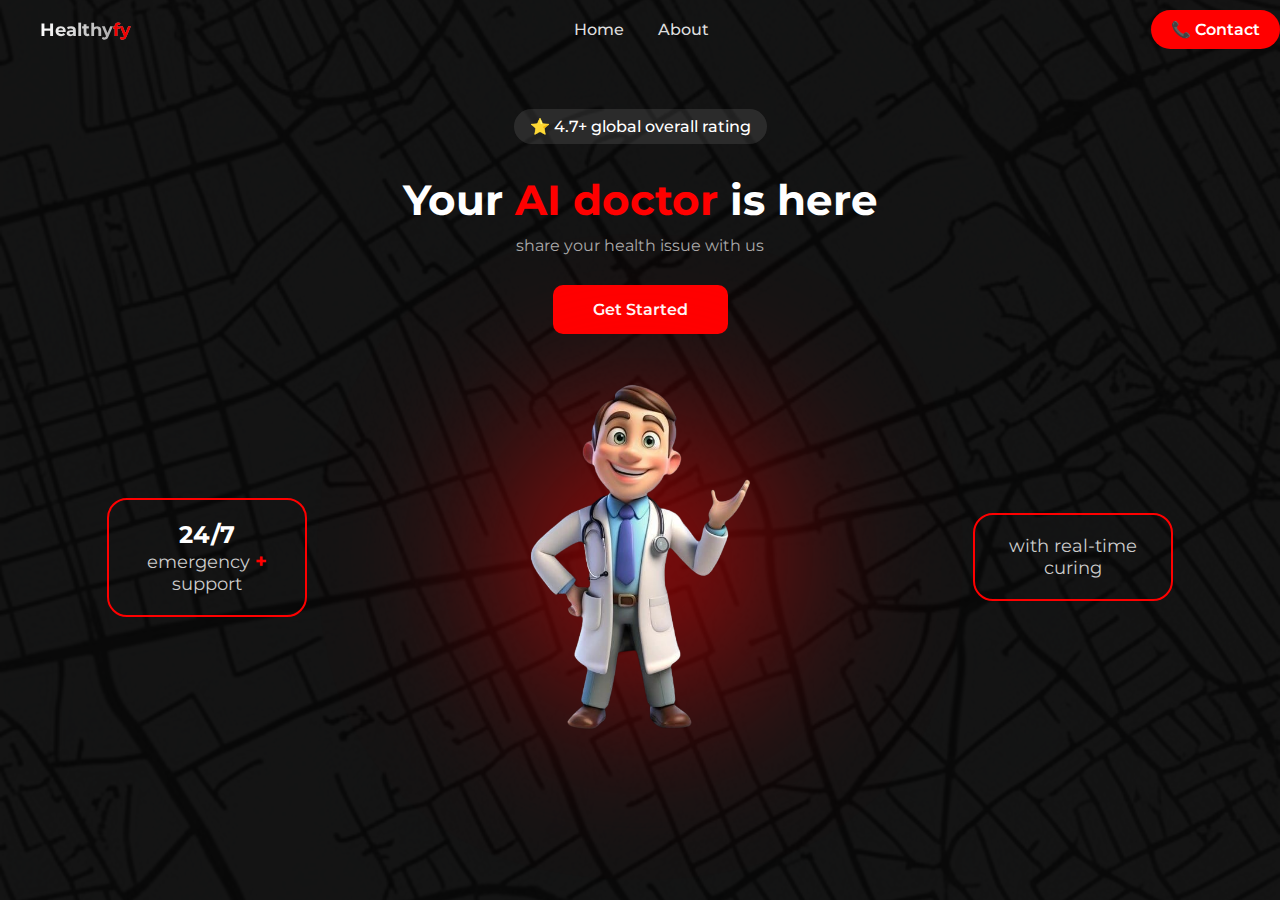
<file: index.html>
<!DOCTYPE html>
<html lang="en">
<head>
  <meta charset="UTF-8" />
  <meta name="viewport" content="width=device-width, initial-scale=1.0" />
  <title>Healthyfy - AI Doctor</title>
  <link rel="stylesheet" href="styles.css" />
  <link href="https://fonts.googleapis.com/css2?family=Montserrat:wght@400;600;700&display=swap" rel="stylesheet">
</head>
<body>
  <div class="background-layer">

  <header>
    <div class="logo">Healthy<span>fy</span></div>
    <nav>
      <a href="#">Home</a>
      <a href="#">About</a>
    </nav>
    <a href="#" class="contact-btn">📞 Contact</a>
  </header>

  <main>
    <div class="rating">⭐ 4.7+ global overall rating</div>
    <h1>Your <span class="highlight">AI doctor</span> is here</h1>
    <p class="subtitle">share your health issue with us</p>
    <a href="#" class="get-started-btn">Get Started</a>

    <div class="features">
      <div class="feature-box">
        <strong>24/7</strong> emergency <span class="plus">+</span> support
      </div>
      
      <div class="doctor-container">
  <img src="images/doctors.png" alt="Doctor" class="doctor-img" />
</div>



      <div class="feature-box">
        with real-time curing
      </div>
    </div>
  </main>
  </div>
</body>

</html>
</file>
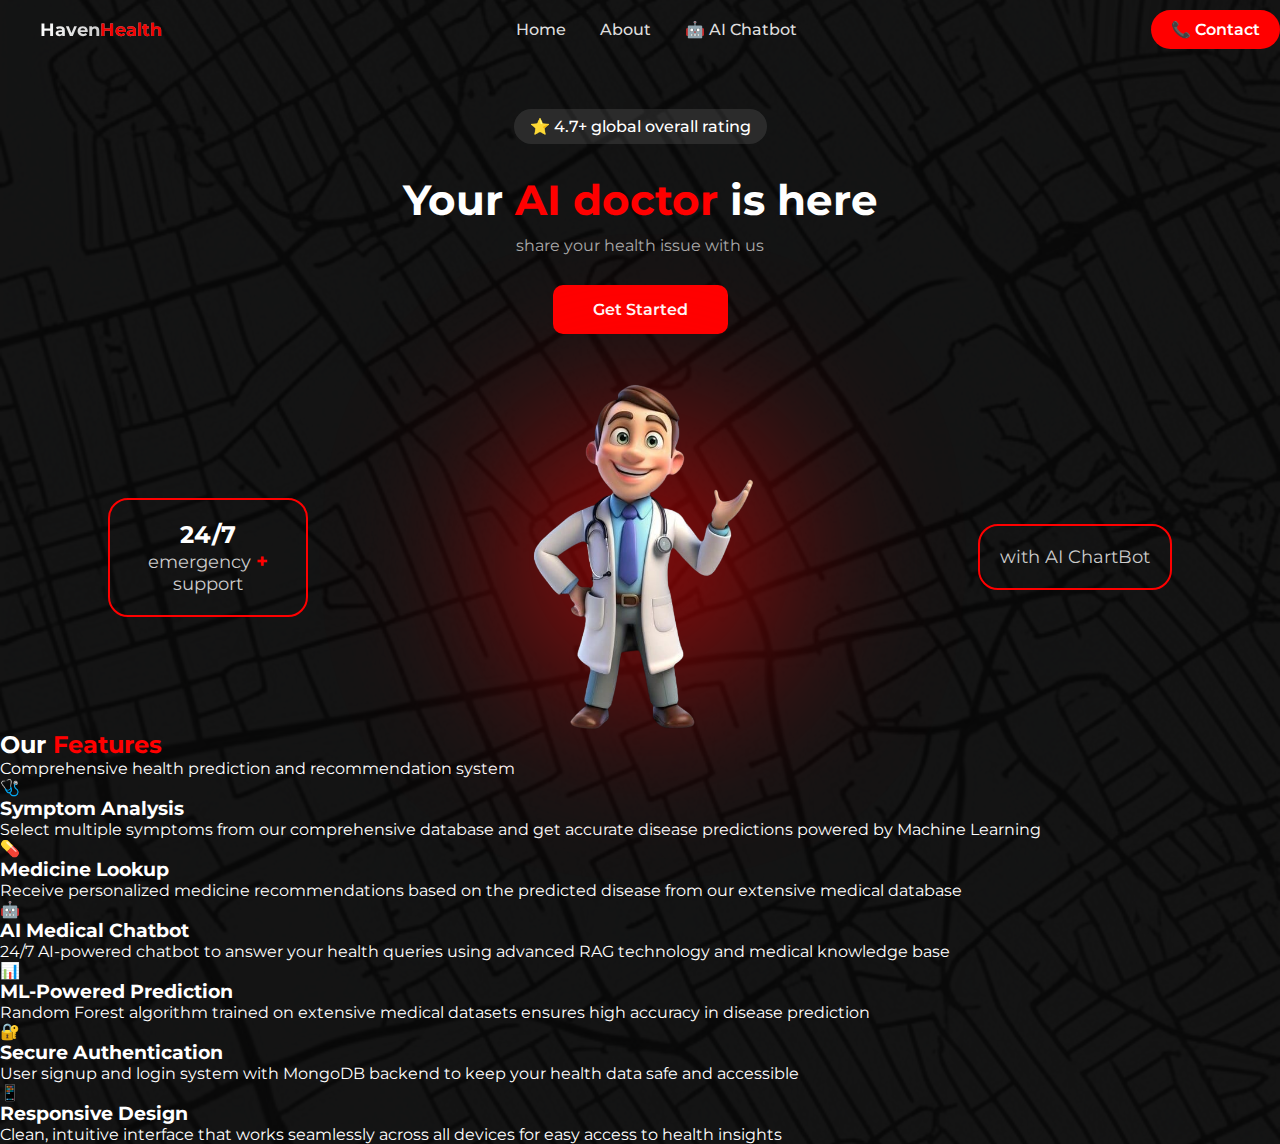
<file: Frontend/index.html>
<!DOCTYPE html>
<html lang="en">
<head>
  <meta charset="UTF-8" />
  <meta name="viewport" content="width=device-width, initial-scale=1.0" />
  <title>Haven Health - AI Doctor</title>
  <link rel="stylesheet" href="styles.css" />
  <link href="https://fonts.googleapis.com/css2?family=Montserrat:wght@400;600;700&display=swap" rel="stylesheet">
</head>
<body>
  <div class="background-layer">

  <header>
    <div class="logo">Haven<span>Health</span></div>
    <nav>
      <a href="index.html">Home</a>
      <a href="About.html">About</a>
      <a href="../chatbot/templates/index.html" target="_blank">🤖 AI Chatbot</a>
    </nav>
    <a href="contact.html" class="contact-btn">📞 Contact</a>
  </header>

  <main>
    <div class="rating">⭐ 4.7+ global overall rating</div>
    <h1>Your <span class="highlight">AI doctor</span> is here</h1>
    <p class="subtitle">share your health issue with us</p>
    <a href="login.html" class="get-started-btn">Get Started</a>

    <div class="features">
      <div class="feature-box">
        <strong>24/7</strong> emergency <span class="plus">+</span> support
      </div>
      
      <div class="doctor-container">
  <img src="images/doctors.png" alt="Doctor" class="doctor-img" />
</div>
      <div class="feature-box">
        with AI ChartBot 
      </div>
    </div>
  </main>

  <!-- Features Section -->
  <section class="project-features">
    <div class="features-container">
      <h2 class="features-title">Our <span class="highlight">Features</span></h2>
      <p class="features-subtitle">Comprehensive health prediction and recommendation system</p>
      
      <div class="features-grid">
        <div class="feature-card">
          <div class="feature-icon">🩺</div>
          <h3>Symptom Analysis</h3>
          <p>Select multiple symptoms from our comprehensive database and get accurate disease predictions powered by Machine Learning</p>
        </div>

        <div class="feature-card">
          <div class="feature-icon">💊</div>
          <h3>Medicine Lookup</h3>
          <p>Receive personalized medicine recommendations based on the predicted disease from our extensive medical database</p>
        </div>

        <div class="feature-card">
          <div class="feature-icon">🤖</div>
          <h3>AI Medical Chatbot</h3>
          <p>24/7 AI-powered chatbot to answer your health queries using advanced RAG technology and medical knowledge base</p>
        </div>

        <div class="feature-card">
          <div class="feature-icon">📊</div>
          <h3>ML-Powered Prediction</h3>
          <p>Random Forest algorithm trained on extensive medical datasets ensures high accuracy in disease prediction</p>
        </div>

        <div class="feature-card">
          <div class="feature-icon">🔐</div>
          <h3>Secure Authentication</h3>
          <p>User signup and login system with MongoDB backend to keep your health data safe and accessible</p>
        </div>

        <div class="feature-card">
          <div class="feature-icon">📱</div>
          <h3>Responsive Design</h3>
          <p>Clean, intuitive interface that works seamlessly across all devices for easy access to health insights</p>
        </div>
      </div>
    </div>
  </section>

  </div>
</body>

</html>
</file>
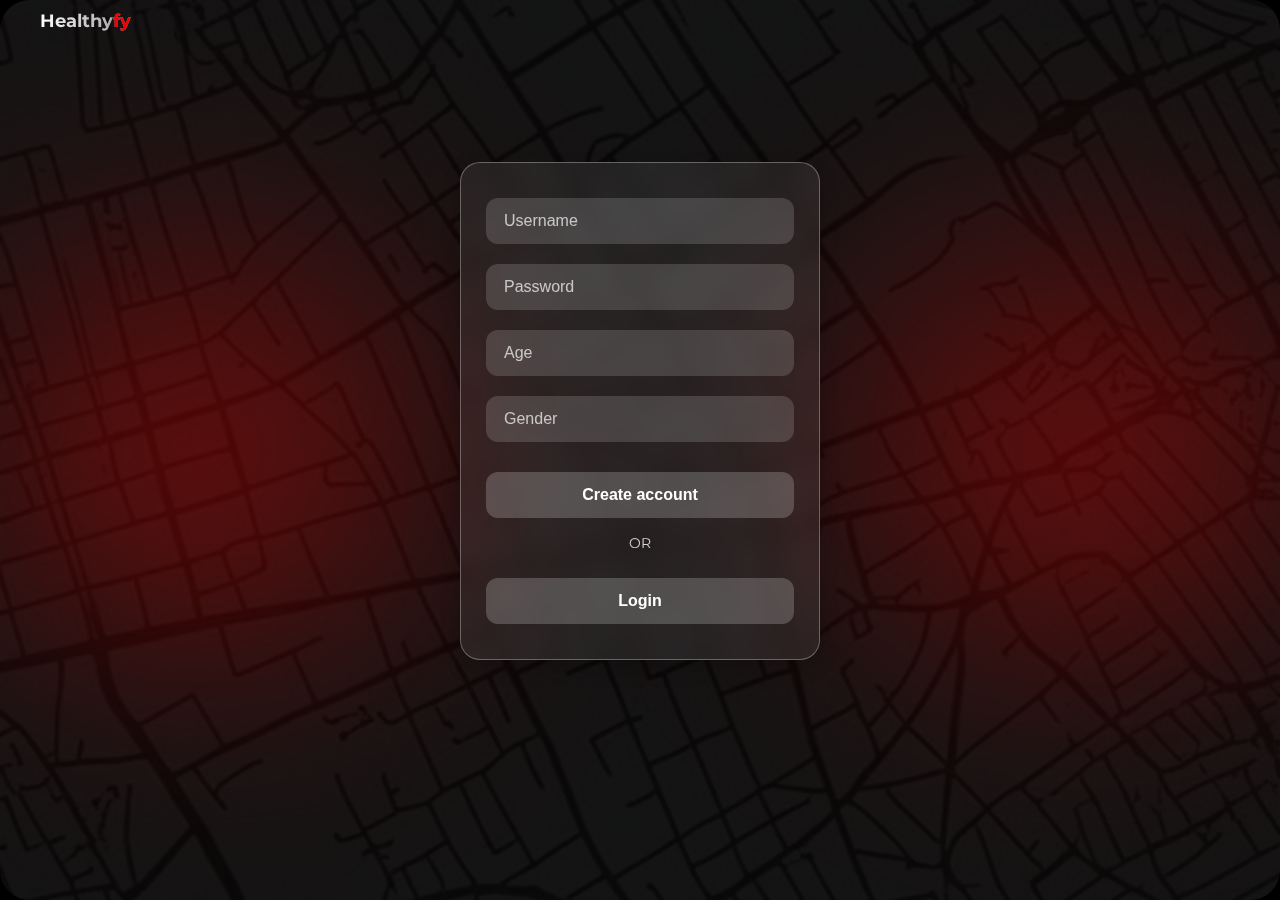
<file: create_acc.html>
<!DOCTYPE html>
<html lang="en">
<head>
  <meta charset="UTF-8" />
  <meta name="viewport" content="width=device-width, initial-scale=1.0" />
  <title>Healthyfy - Login</title>
  <link rel="stylesheet" href="create_acc.css" />
  <link href="https://fonts.googleapis.com/css2?family=Montserrat:wght@400;600;700&display=swap" rel="stylesheet">
</head>
<body>
  <div class="background-layer">
    
    <!-- Map background -->
    <div class="background-map"></div>

    <!-- Top Logo -->
    <header>
      <div class="logo">Healthy<span>fy</span></div>
    </header>

    <!-- LOGIN BOX START -->
    <div class="login-box">
      <div class="input-group">
        <input type="text" id="username" placeholder="Username" />
      </div>
      
      <div class="input-group">
        <input type="password" id="password" placeholder="Password" />
      </div>

      <!-- ✅ New Input: Age -->
      <div class="input-group">
        <input type="number" id="age" placeholder="Age" />
      </div>

      <!-- ✅ New Input: Gender -->
      <div class="input-group">
        <input type="text" id="gender" placeholder="Gender" />
      </div>

      <button class="btn create-btn">Create account</button>
      <p class="or-text">OR</p>
      <button class="btn login-btn">Login</button>
    </div>
    <!-- LOGIN BOX END -->

  </div>
</body>
</html>
</file>
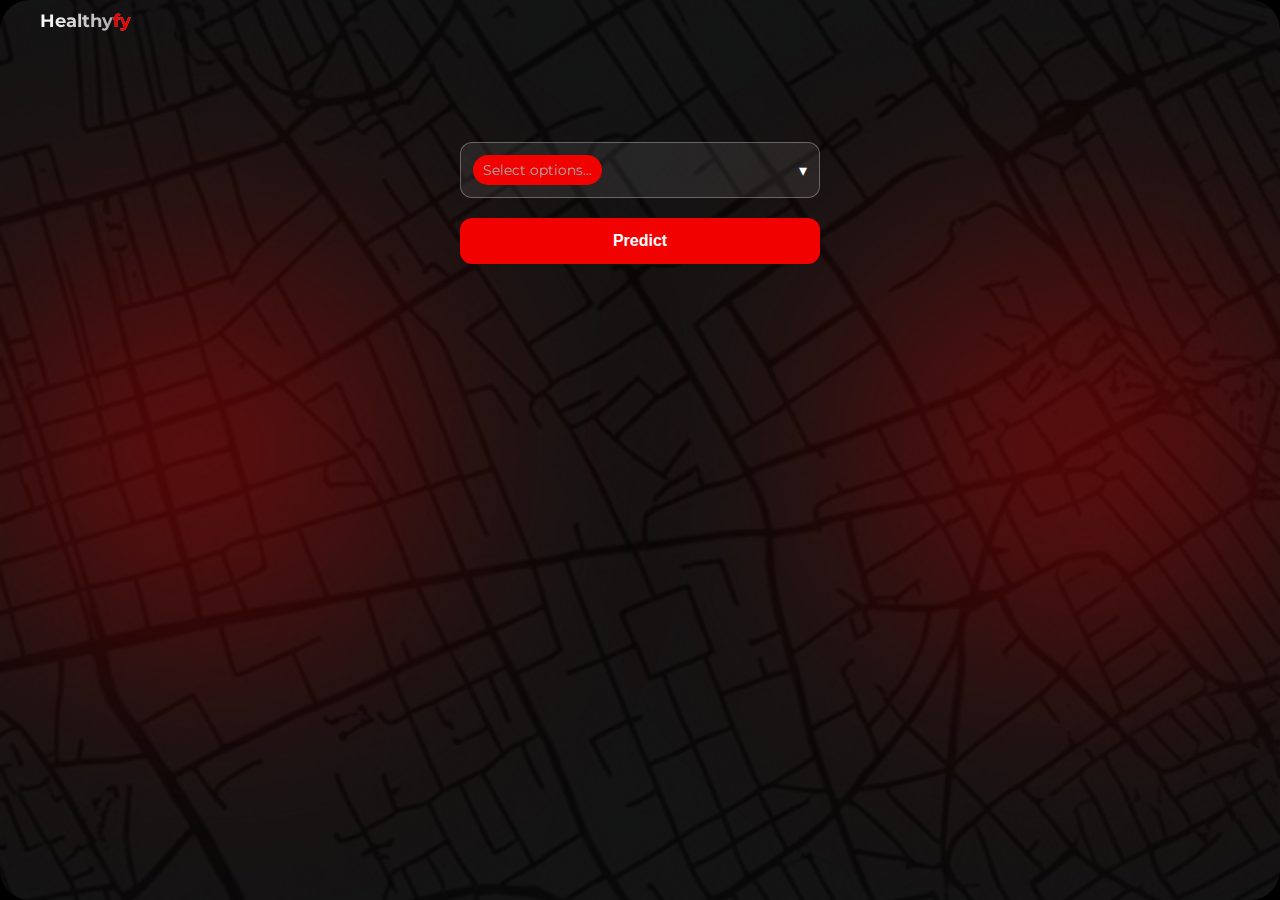
<file: drop_down.html>
<!DOCTYPE html>
<html lang="en">
<head>
  <meta charset="UTF-8" />
  <meta name="viewport" content="width=device-width, initial-scale=1.0" />
  <title>Healthyfy</title>
  <link rel="stylesheet" href="drop_down.css" />
  <link href="https://fonts.googleapis.com/css2?family=Montserrat:wght@400;600;700&display=swap" rel="stylesheet">
</head>
<body>
  <div class="background-layer">
    <div class="background-map"></div>

    <header>
      <div class="logo">Healthy<span>fy</span></div>
    </header>

    <div class="predict-box">
      <div class="multi-select" id="multiSelect">
        <div class="selected-items" id="selectedItems">
          <span class="placeholder">Select options...</span>
        </div>
        <div class="dropdown-arrow">&#9662;</div>
        <div class="dropdown" id="dropdown">
          <div data-value="option1">Option 1</div>
          <div data-value="option2">Option 2</div>
          <div data-value="option3">Option 3</div>
          <div data-value="option4">Option 4</div>
          <div data-value="option5">Option 5</div>
          <div data-value="option6">Option 6</div>
          <div data-value="option7">Option 7</div>
          <div data-value="option8">Option 8</div>
          <div data-value="option9">Option 9</div>
          <div data-value="option10">Option 10</div>
        </div>
      </div>
      <button id="predictBtn">Predict</button>
    </div>
  </div>

  <script src="drop_down.js"></script>
</body>
</html>
</file>
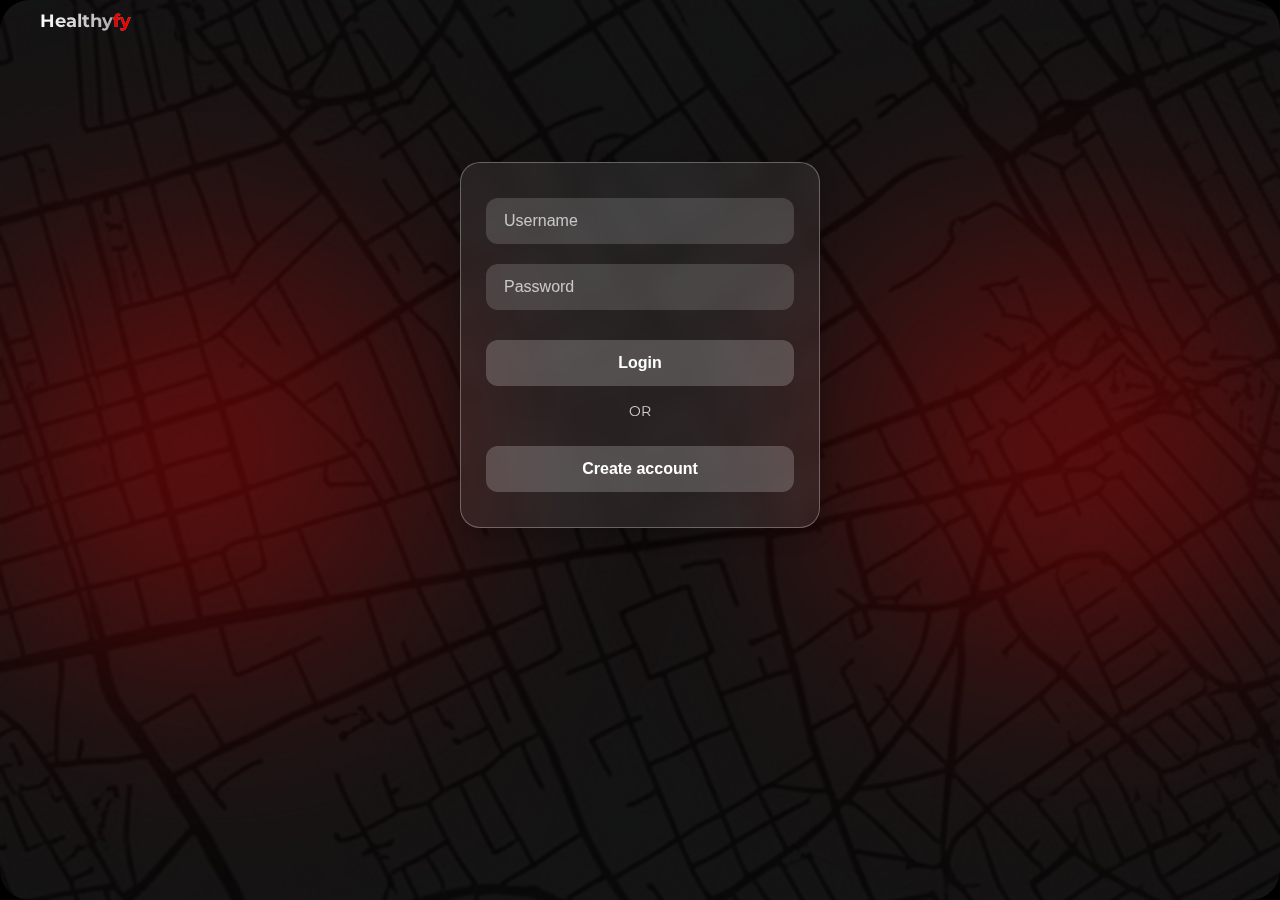
<file: login.html>
<!DOCTYPE html>
<html lang="en">
<head>
  <meta charset="UTF-8" />
  <meta name="viewport" content="width=device-width, initial-scale=1.0" />
  <title>Healthyfy - Login</title>
  <link rel="stylesheet" href="login.css" />
  <link href="https://fonts.googleapis.com/css2?family=Montserrat:wght@400;600;700&display=swap" rel="stylesheet">
</head>
<body>
  <div class="background-layer">
    
    <!-- Map background -->
    <div class="background-map"></div>

    <!-- Top Logo -->
    <header>
      <div class="logo">Healthy<span>fy</span></div>
    </header>

  <!-- LOGIN BOX START -->
<div class="login-box">
  <div class="input-group">
    <input type="text" id="username" placeholder="Username" />
  </div>
  <div class="input-group">
    <input type="password" id="password" placeholder="Password" />
  </div>
  <button class="btn login-btn">Login</button>
  <p class="or-text">OR</p>
  <button class="btn create-btn">Create account</button>
</div>
<!-- LOGIN BOX END -->

  </div>
</body>
</html>
</file>
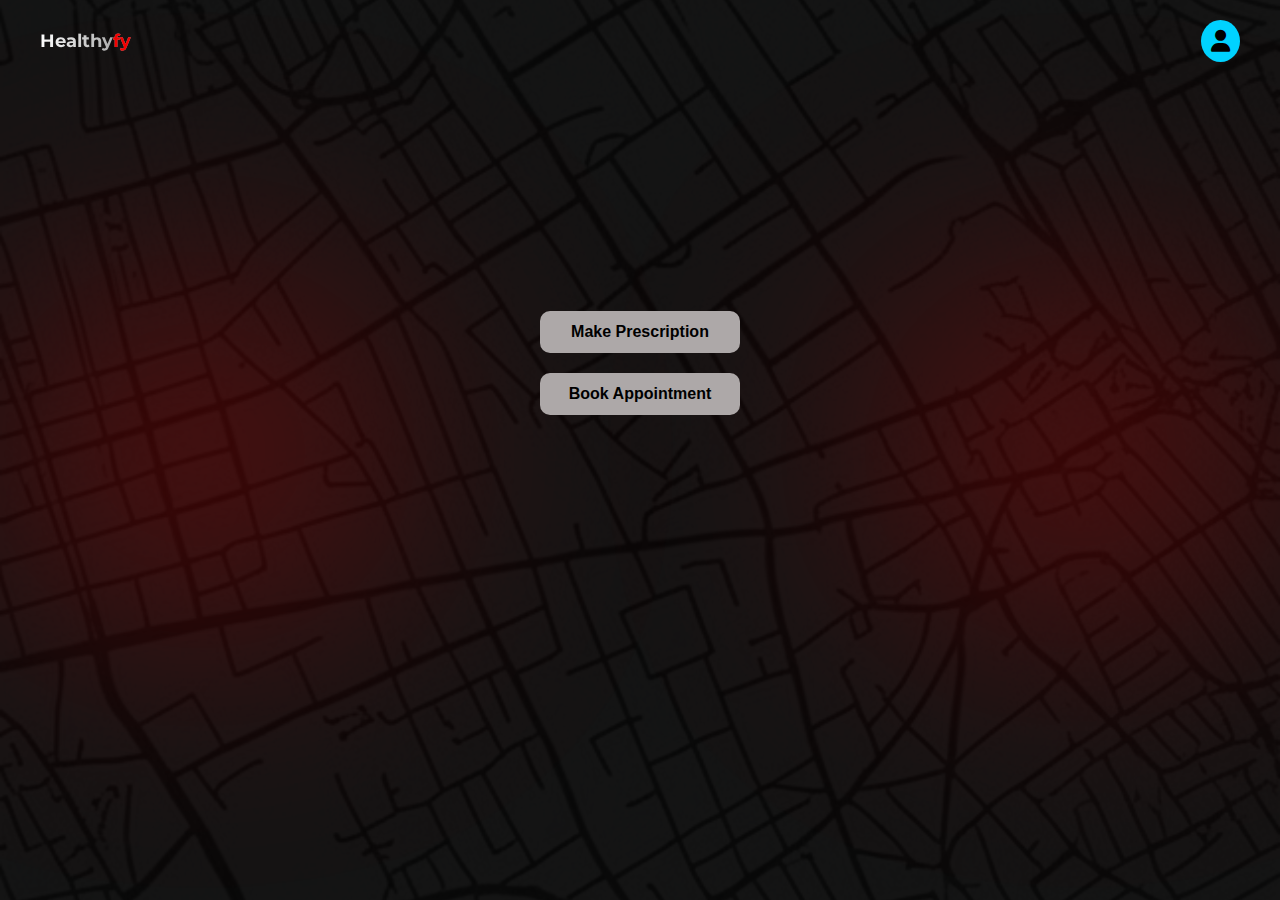
<file: Prescription.html>
<!DOCTYPE html>
<html lang="en">
<head>
  <meta charset="UTF-8" />
  <meta name="viewport" content="width=device-width, initial-scale=1.0" />
  <title>Healthyfy - Welcome</title>
  <link rel="stylesheet" href="prescription.css" />
  <link href="https://fonts.googleapis.com/css2?family=Montserrat:wght@400;600;700&display=swap" rel="stylesheet">
  <link rel="stylesheet" href="https://cdnjs.cloudflare.com/ajax/libs/font-awesome/6.4.0/css/all.min.css" />
</head>
<body>

  <!-- Background Layer -->
  <div class="background-layer">
    <div class="background-map"></div>

    <!-- Header with Logo and User Icon -->
    <header>
      <div class="logo">Healthy<span>fy</span></div>
      <div class="user-icon">
        <i class="fa-solid fa-user"></i>
      </div>
    </header>

    <!-- Main Content -->
    <div class="content-box center-content">
      <h2 class="welcome-heading">WELCOME TO HEALTHFY</h2>
      <div class="button-group">
        <button class="main-btn">Make Prescription</button>
        <button class="main-btn">Book Appointment</button>
      </div>
    </div>

  </div>

</body>
</html>
</file>
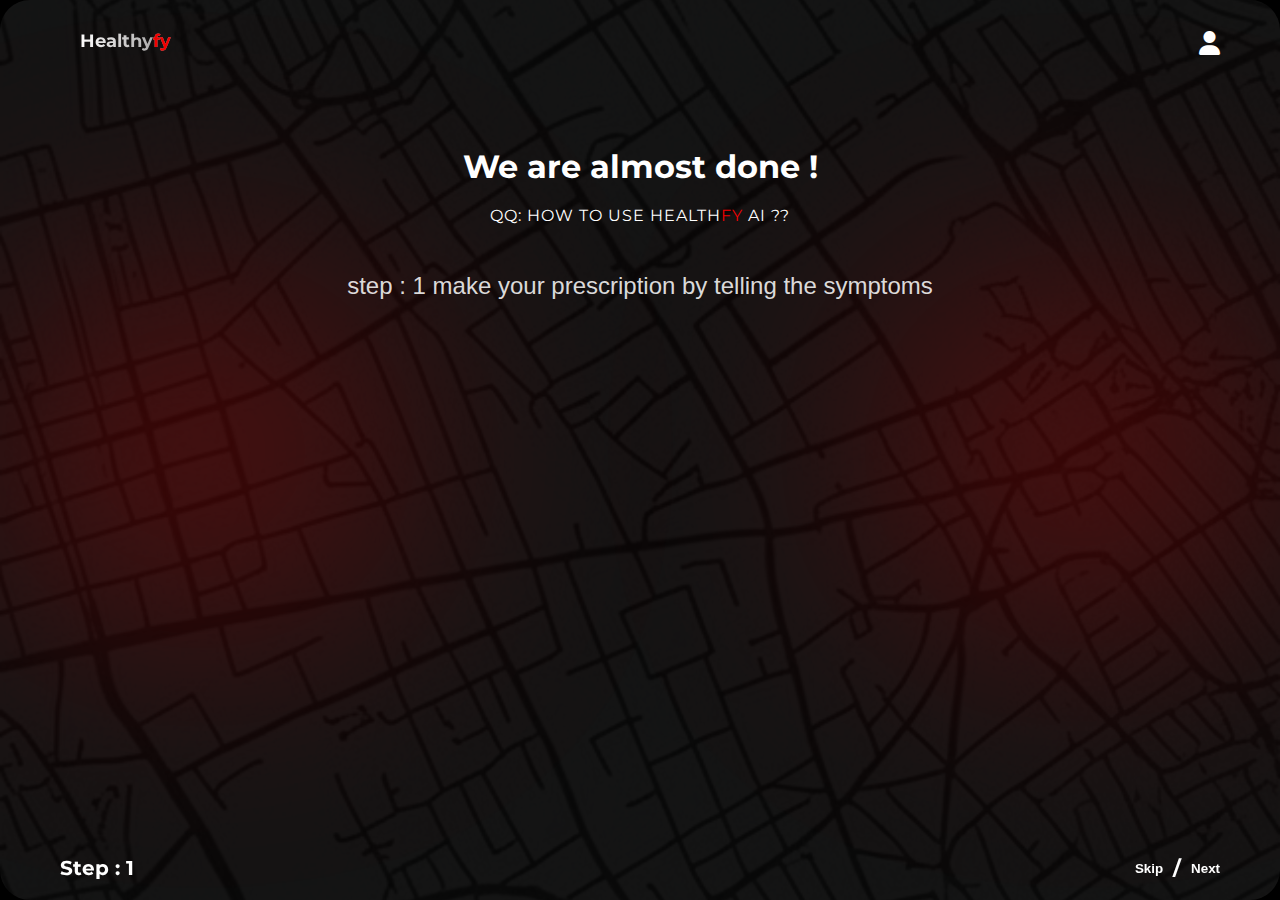
<file: step1.html>
<!DOCTYPE html>
<html lang="en">
<head>
  <meta charset="UTF-8" />
  <meta name="viewport" content="width=device-width, initial-scale=1.0" />
  <title>Healthyfy - How To Use</title>
  <link rel="stylesheet" href="step1.css" />
  <link href="https://fonts.googleapis.com/css2?family=Montserrat:wght@400;600;700&display=swap" rel="stylesheet">
  <link
  rel="stylesheet"
  href="https://cdnjs.cloudflare.com/ajax/libs/font-awesome/6.4.0/css/all.min.css"
/>

</head>
<body>

  <!-- Background Layer -->
  <div class="background-layer">
    <div class="background-map"></div>

    <!-- Logo -->
<header>
  <div class="logo">Healthy<span>fy</span></div>
  <div class="user-icon">
    <i class="fa-solid fa-user"></i>
  </div>
</header>


    <!-- Content Area -->
    <div class="content-box">
      <h2>We are almost done !</h2>
      <p class="question">QQ: HOW TO USE HEALTH<span>FY</span> AI ??</p>
      <p class="step">step : 1 make your prescription by telling the symptoms</p>

      <div class="step-footer">
        <span class="step-count">Step : 1</span>
        <div class="buttons">
          <button class="btn-text">Skip</button>
          <span>/</span>
          <button class="btn-text">Next</button>
        </div>
      </div>
    </div>

  </div>
</body>
</html>
</file>
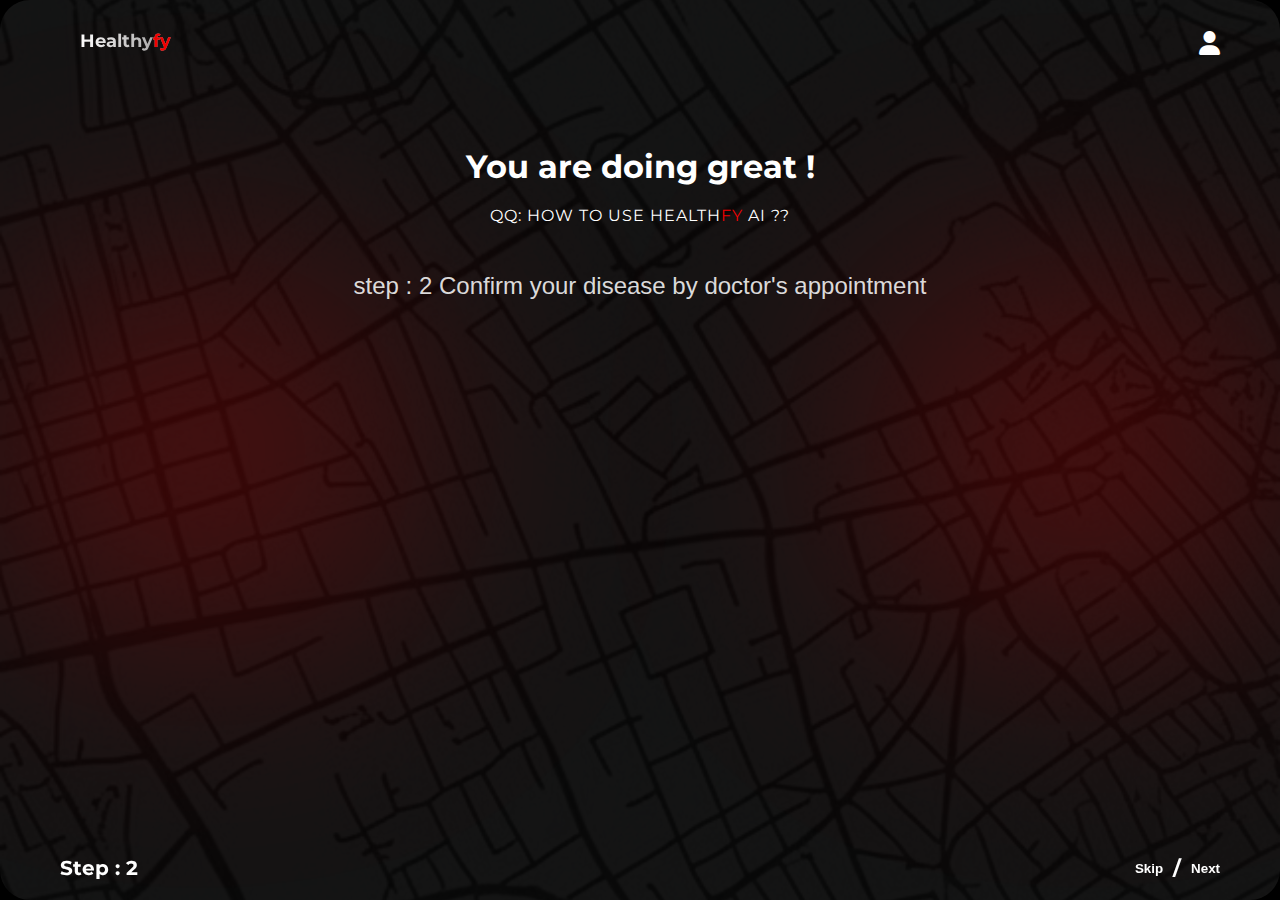
<file: step2.html>
<!DOCTYPE html>
<html lang="en">
<head>
  <meta charset="UTF-8" />
  <meta name="viewport" content="width=device-width, initial-scale=1.0" />
  <title>Healthyfy - How To Use</title>
  <link rel="stylesheet" href="step2.css" />
  <link href="https://fonts.googleapis.com/css2?family=Montserrat:wght@400;600;700&display=swap" rel="stylesheet">
  <link
  rel="stylesheet"
  href="https://cdnjs.cloudflare.com/ajax/libs/font-awesome/6.4.0/css/all.min.css"
/>

</head>
<body>

  <!-- Background Layer -->
  <div class="background-layer">
    <div class="background-map"></div>

    <!-- Logo -->
<header>
  <div class="logo">Healthy<span>fy</span></div>
  <div class="user-icon">
    <i class="fa-solid fa-user"></i>
  </div>
</header>


    <!-- Content Area -->
    <div class="content-box">
      <h2>You are doing great !</h2>
      <p class="question">QQ: HOW TO USE HEALTH<span>FY</span> AI ??</p>
      <p class="step">step : 2  Confirm your disease by doctor's  appointment  </p>

      <div class="step-footer">
        <span class="step-count">Step : 2</span>
        <div class="buttons">
          <button class="btn-text">Skip</button>
          <span>/</span>
          <button class="btn-text">Next</button>
        </div>
      </div>
    </div>

  </div>
</body>
</html>
</file>
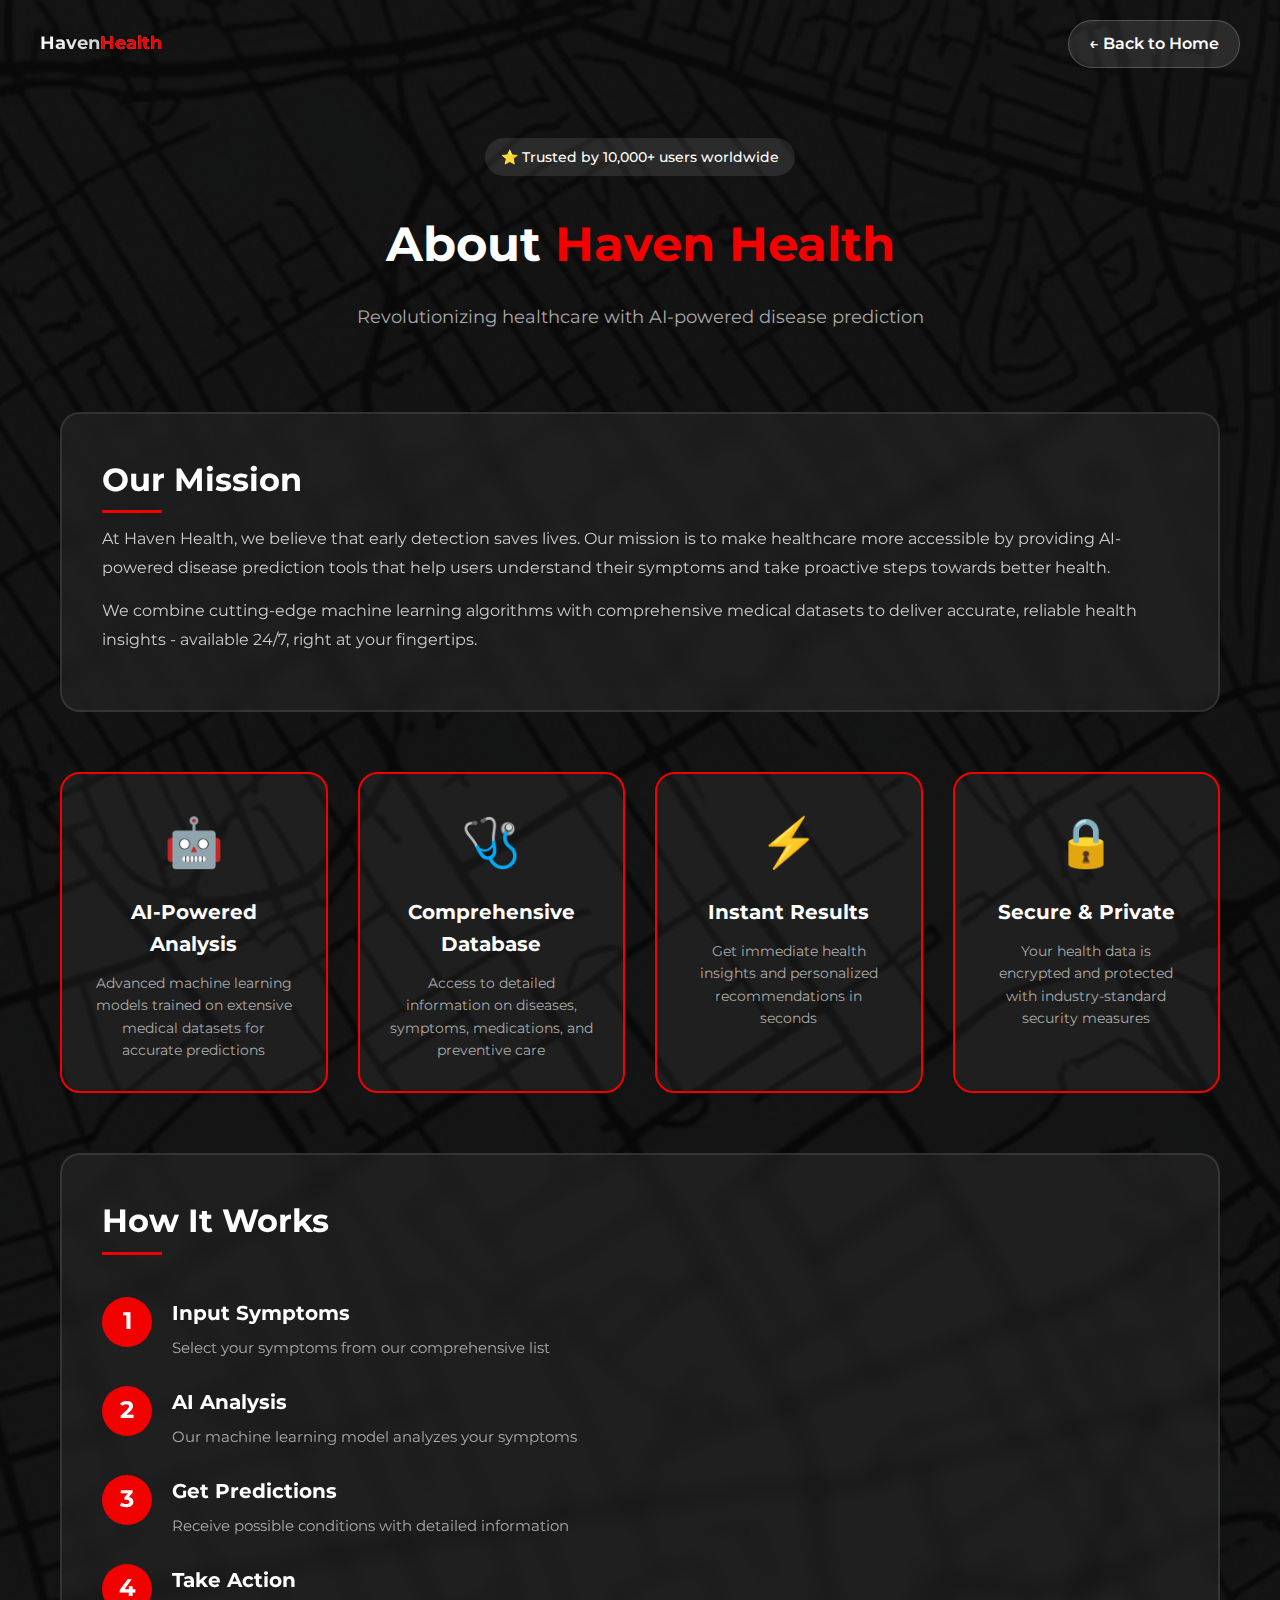
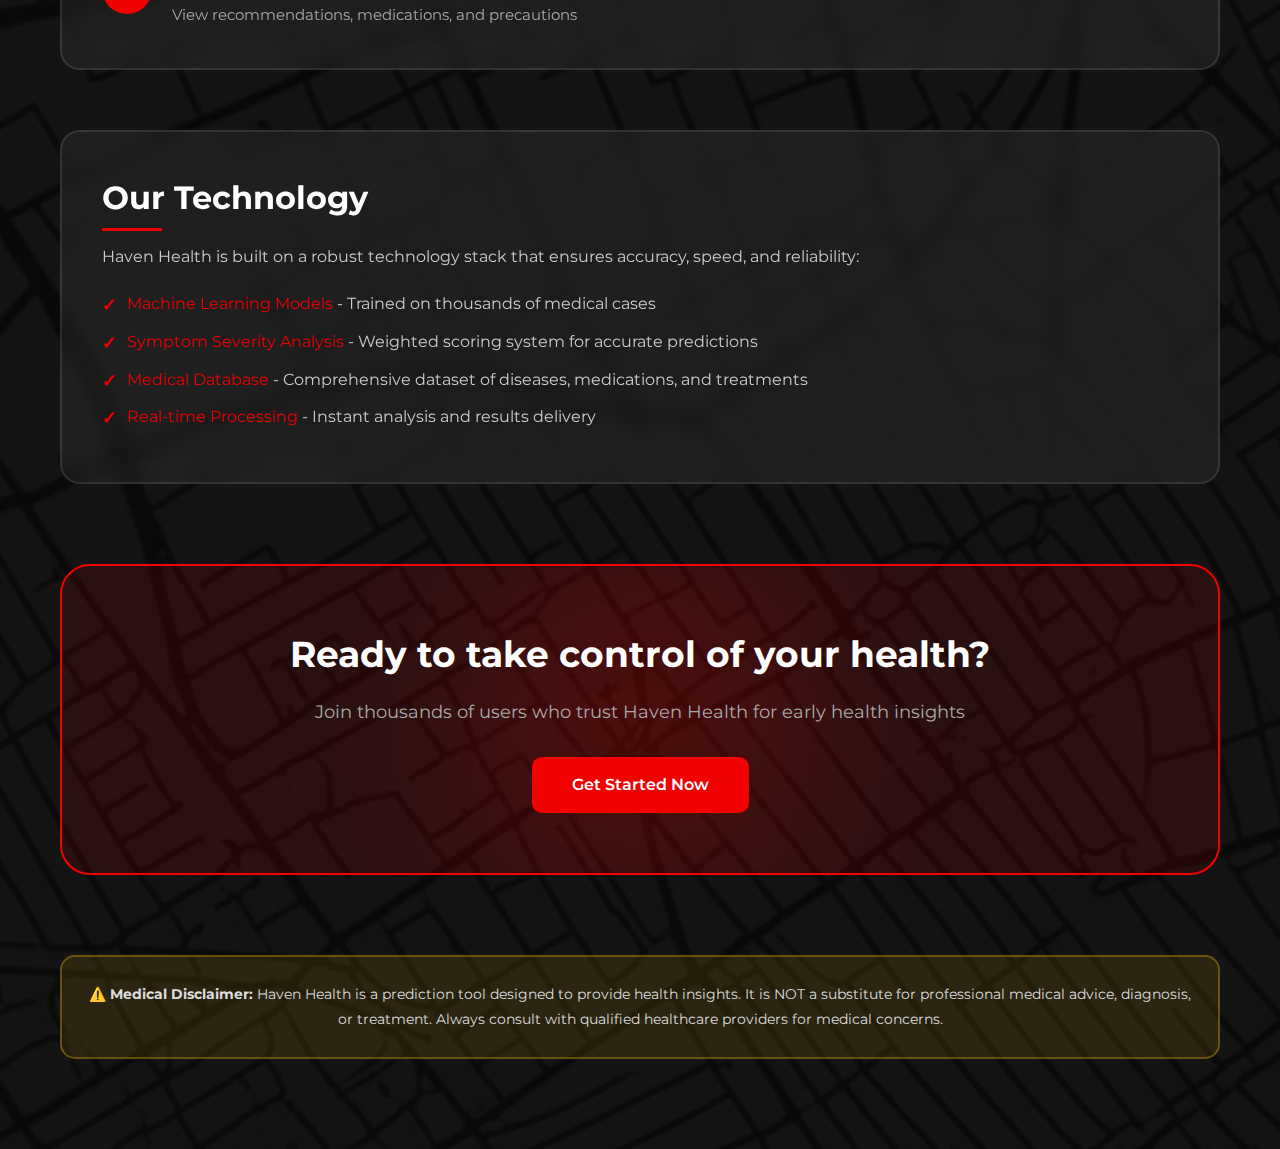
<file: Frontend/About.html>
<!DOCTYPE html>
<html lang="en">
<head>
  <meta charset="UTF-8" />
  <meta name="viewport" content="width=device-width, initial-scale=1.0" />
  <title>About Us - Haven Health</title>
  <link rel="stylesheet" href="About.css" />
  <link href="https://fonts.googleapis.com/css2?family=Montserrat:wght@400;600;700&display=swap" rel="stylesheet">
</head>
<body>
  <div class="background-layer">

    <header>
      <a href="index.html" class="logo">Haven<span>Health</span></a>
      <a href="index.html" class="back-btn">← Back to Home</a>
    </header>

    <main>
      <!-- Hero Section -->
      <section class="hero-section">
        <div class="rating">⭐ Trusted by 10,000+ users worldwide</div>
        <h1>About <span class="highlight">Haven Health</span></h1>
        <p class="subtitle">Revolutionizing healthcare with AI-powered disease prediction</p>
      </section>

      <!-- Mission Section -->
      <section class="content-section">
        <div class="content-card">
          <h2>Our Mission</h2>
          <p>
            At Haven Health, we believe that early detection saves lives. Our mission is to make 
            healthcare more accessible by providing AI-powered disease prediction tools that help 
            users understand their symptoms and take proactive steps towards better health.
          </p>
          <p>
            We combine cutting-edge machine learning algorithms with comprehensive medical datasets 
            to deliver accurate, reliable health insights - available 24/7, right at your fingertips.
          </p>
        </div>
      </section>

      <!-- Features Grid -->
      <section class="features-grid">
        <div class="feature-card">
          <div class="feature-icon">🤖</div>
          <h3>AI-Powered Analysis</h3>
          <p>Advanced machine learning models trained on extensive medical datasets for accurate predictions</p>
        </div>

        <div class="feature-card">
          <div class="feature-icon">🩺</div>
          <h3>Comprehensive Database</h3>
          <p>Access to detailed information on diseases, symptoms, medications, and preventive care</p>
        </div>

        <div class="feature-card">
          <div class="feature-icon">⚡</div>
          <h3>Instant Results</h3>
          <p>Get immediate health insights and personalized recommendations in seconds</p>
        </div>

        <div class="feature-card">
          <div class="feature-icon">🔒</div>
          <h3>Secure & Private</h3>
          <p>Your health data is encrypted and protected with industry-standard security measures</p>
        </div>
      </section>

      <!-- How It Works -->
      <section class="content-section">
        <div class="content-card">
          <h2>How It Works</h2>
          <div class="steps">
            <div class="step">
              <span class="step-number">1</span>
              <div class="step-content">
                <h4>Input Symptoms</h4>
                <p>Select your symptoms from our comprehensive list</p>
              </div>
            </div>
            <div class="step">
              <span class="step-number">2</span>
              <div class="step-content">
                <h4>AI Analysis</h4>
                <p>Our machine learning model analyzes your symptoms</p>
              </div>
            </div>
            <div class="step">
              <span class="step-number">3</span>
              <div class="step-content">
                <h4>Get Predictions</h4>
                <p>Receive possible conditions with detailed information</p>
              </div>
            </div>
            <div class="step">
              <span class="step-number">4</span>
              <div class="step-content">
                <h4>Take Action</h4>
                <p>View recommendations, medications, and precautions</p>
              </div>
            </div>
          </div>
        </div>
      </section>

      <!-- Technology Section -->
      <section class="content-section">
        <div class="content-card tech-card">
          <h2>Our Technology</h2>
          <p>
            Haven Health is built on a robust technology stack that ensures accuracy, speed, and reliability:
          </p>
          <ul class="tech-list">
            <li><span class="highlight">Machine Learning Models</span> - Trained on thousands of medical cases</li>
            <li><span class="highlight">Symptom Severity Analysis</span> - Weighted scoring system for accurate predictions</li>
            <li><span class="highlight">Medical Database</span> - Comprehensive dataset of diseases, medications, and treatments</li>
            <li><span class="highlight">Real-time Processing</span> - Instant analysis and results delivery</li>
          </ul>
        </div>
      </section>

      <!-- CTA Section -->
      <section class="cta-section">
        <h2>Ready to take control of your health?</h2>
        <p>Join thousands of users who trust Haven Health for early health insights</p>
        <a href="login.html" class="get-started-btn">Get Started Now</a>
      </section>

      <!-- Disclaimer -->
      <section class="disclaimer">
        <p>
          <strong>⚠️ Medical Disclaimer:</strong> Haven Health is a prediction tool designed to provide health insights. 
          It is NOT a substitute for professional medical advice, diagnosis, or treatment. Always consult with 
          qualified healthcare providers for medical concerns.
        </p>
      </section>

    </main>

  </div>
</body>
</html>
</file>
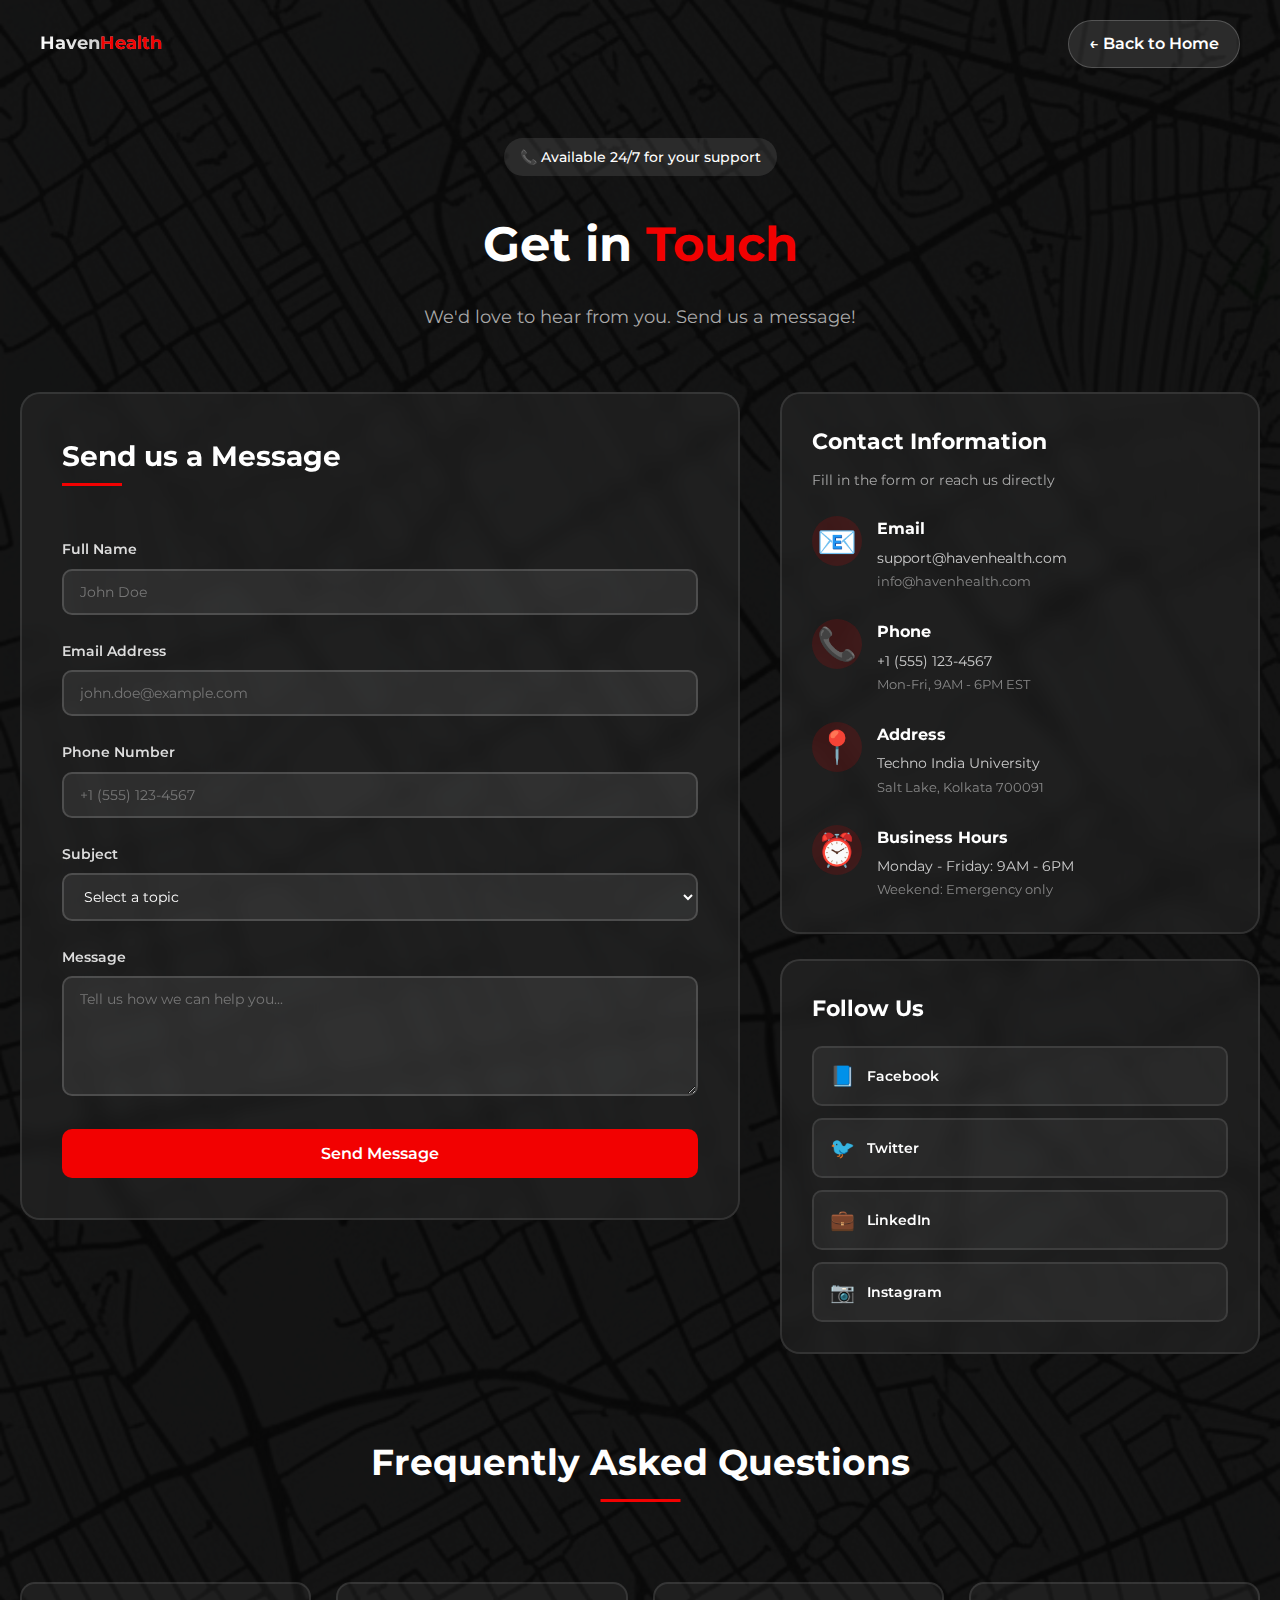
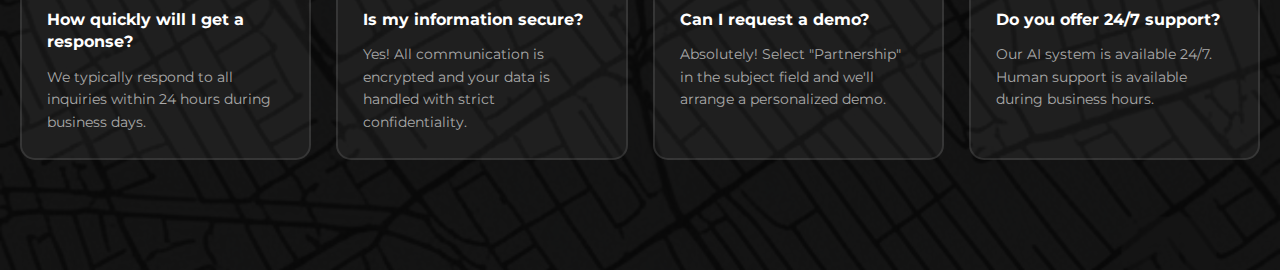
<file: Frontend/contact.html>
<!DOCTYPE html>
<html lang="en">
<head>
  <meta charset="UTF-8" />
  <meta name="viewport" content="width=device-width, initial-scale=1.0" />
  <title>Contact Us - Haven Health</title>
  <link rel="stylesheet" href="contact.css" />
  <link href="https://fonts.googleapis.com/css2?family=Montserrat:wght@400;600;700&display=swap" rel="stylesheet">
</head>
<body>
  <div class="background-layer">

    <header>
      <a href="index.html" class="logo">Haven<span>Health</span></a>
      <a href="index.html" class="back-btn">← Back to Home</a>
    </header>

    <main>
      <!-- Hero Section -->
      <section class="hero-section">
        <div class="rating">📞 Available 24/7 for your support</div>
        <h1>Get in <span class="highlight">Touch</span></h1>
        <p class="subtitle">We'd love to hear from you. Send us a message!</p>
      </section>

      <!-- Contact Container -->
      <div class="contact-container">
        
        <!-- Contact Form -->
        <div class="contact-form-wrapper">
          <div class="form-card">
            <h2>Send us a Message</h2>
            <form id="contact-form" class="contact-form">
              <div class="form-group">
                <label for="name">Full Name</label>
                <input type="text" id="name" name="name" placeholder="John Doe" required />
              </div>

              <div class="form-group">
                <label for="email">Email Address</label>
                <input type="email" id="email" name="email" placeholder="john.doe@example.com" required />
              </div>

              <div class="form-group">
                <label for="phone">Phone Number</label>
                <input type="tel" id="phone" name="phone" placeholder="+1 (555) 123-4567" />
              </div>

              <div class="form-group">
                <label for="subject">Subject</label>
                <select id="subject" name="subject" required>
                  <option value="">Select a topic</option>
                  <option value="general">General Inquiry</option>
                  <option value="support">Technical Support</option>
                  <option value="feedback">Feedback</option>
                  <option value="partnership">Partnership</option>
                  <option value="other">Other</option>
                </select>
              </div>

              <div class="form-group">
                <label for="message">Message</label>
                <textarea id="message" name="message" rows="5" placeholder="Tell us how we can help you..." required></textarea>
              </div>

              <button type="submit" class="submit-btn">Send Message</button>
            </form>
          </div>
        </div>

        <!-- Contact Information -->
        <div class="contact-info-wrapper">
          
          <!-- Contact Details -->
          <div class="info-card">
            <h3>Contact Information</h3>
            <p class="info-subtitle">Fill in the form or reach us directly</p>

            <div class="contact-details">
              <div class="detail-item">
                <div class="detail-icon">📧</div>
                <div class="detail-content">
                  <h4>Email</h4>
                  <p>support@havenhealth.com</p>
                  <p class="secondary">info@havenhealth.com</p>
                </div>
              </div>

              <div class="detail-item">
                <div class="detail-icon">📞</div>
                <div class="detail-content">
                  <h4>Phone</h4>
                  <p>+1 (555) 123-4567</p>
                  <p class="secondary">Mon-Fri, 9AM - 6PM EST</p>
                </div>
              </div>

              <div class="detail-item">
                <div class="detail-icon">📍</div>
                <div class="detail-content">
                  <h4>Address</h4>
                  <p>Techno India University</p>
                  <p class="secondary">Salt Lake, Kolkata 700091</p>
                </div>
              </div>

              <div class="detail-item">
                <div class="detail-icon">⏰</div>
                <div class="detail-content">
                  <h4>Business Hours</h4>
                  <p>Monday - Friday: 9AM - 6PM</p>
                  <p class="secondary">Weekend: Emergency only</p>
                </div>
              </div>
            </div>
          </div>

          <!-- Social Media -->
          <div class="social-card">
            <h3>Follow Us</h3>
            <div class="social-links">
              <a href="#" class="social-link" title="Facebook">
                <span>📘</span> Facebook
              </a>
              <a href="#" class="social-link" title="Twitter">
                <span>🐦</span> Twitter
              </a>
              <a href="#" class="social-link" title="LinkedIn">
                <span>💼</span> LinkedIn
              </a>
              <a href="#" class="social-link" title="Instagram">
                <span>📷</span> Instagram
              </a>
            </div>
          </div>

        </div>

      </div>

      <!-- FAQ Section -->
      <section class="faq-section">
        <h2>Frequently Asked Questions</h2>
        <div class="faq-grid">
          <div class="faq-card">
            <h4>How quickly will I get a response?</h4>
            <p>We typically respond to all inquiries within 24 hours during business days.</p>
          </div>
          <div class="faq-card">
            <h4>Is my information secure?</h4>
            <p>Yes! All communication is encrypted and your data is handled with strict confidentiality.</p>
          </div>
          <div class="faq-card">
            <h4>Can I request a demo?</h4>
            <p>Absolutely! Select "Partnership" in the subject field and we'll arrange a personalized demo.</p>
          </div>
          <div class="faq-card">
            <h4>Do you offer 24/7 support?</h4>
            <p>Our AI system is available 24/7. Human support is available during business hours.</p>
          </div>
        </div>
      </section>

    </main>

  </div>

  <script src="contact.js"></script>
</body>
</html>
</file>
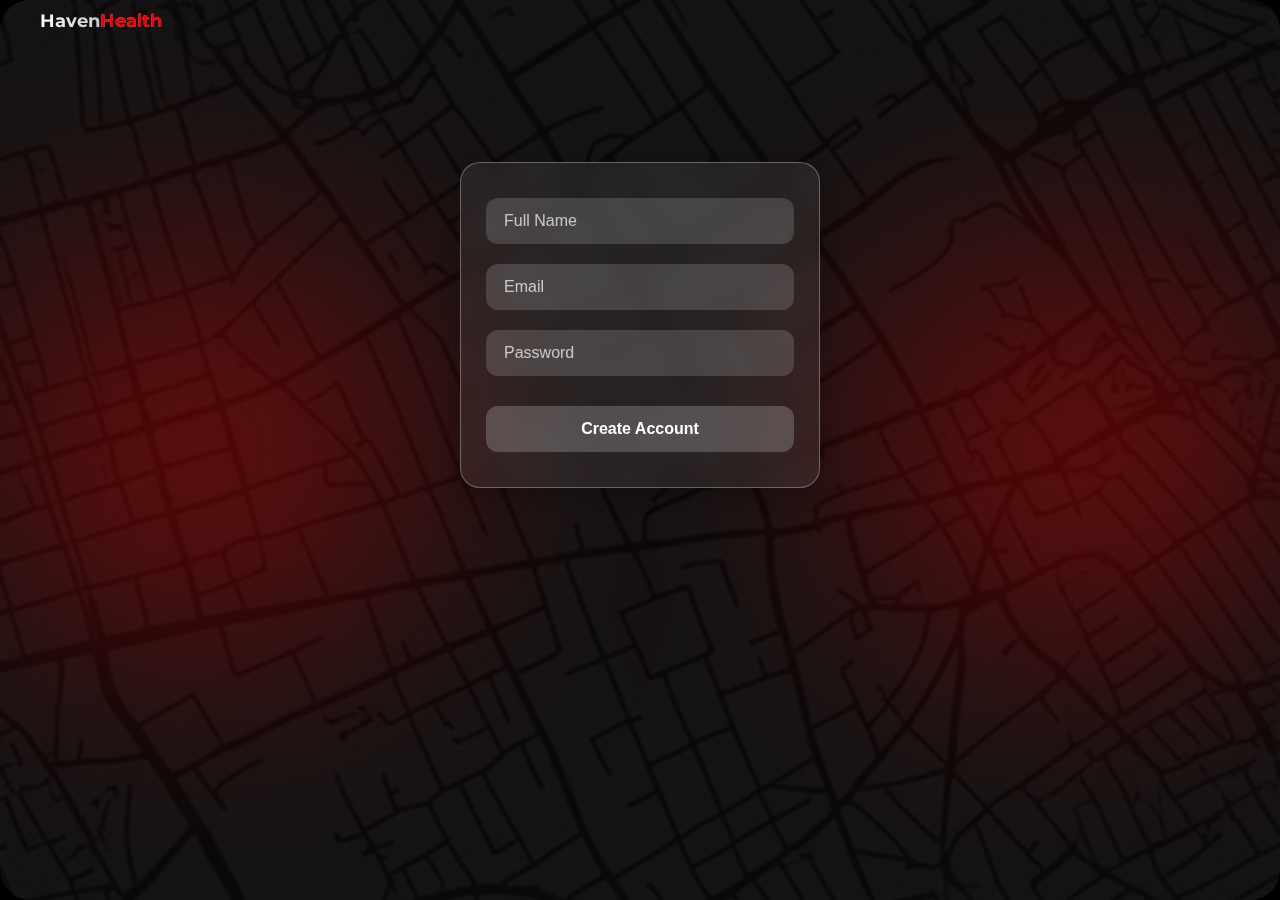
<file: Frontend/create_acc.html>
<!DOCTYPE html>
<html lang="en">

<head>
  <meta charset="UTF-8" />
  <meta name="viewport" content="width=device-width, initial-scale=1.0" />
  <title>Haven Health - Signup</title>
  <link rel="stylesheet" href="create_acc.css" />
  <link href="https://fonts.googleapis.com/css2?family=Montserrat:wght@400;600;700&display=swap" rel="stylesheet">
</head>

<body>
  <div class="background-layer">

    <!-- Map background -->
    <div class="background-map"></div>

    <!-- Top Logo -->
    <header>
      <div class="logo">Haven<span>Health</span></div>
    </header>

    <!-- LOGIN BOX START -->
    <form class="login-box" id="signup-form" method="post" action="/signup">

      <div class="input-group">
        <input type="text" name="name" id="name" placeholder="Full Name" required/>
      </div>

      <div class="input-group">
        <input type="email" name="email" id="email" placeholder="Email" required/>
      </div>

      <div class="input-group">
        <input type="password" name="password" id="password" placeholder="Password" required/>
      </div>

      <button type="submit" class="btn login-btn">Create Account</button>
    </form>
    <!-- LOGIN BOX END -->

  </div>
  <script src="signup.js"></script>
</body>

</html>
</file>
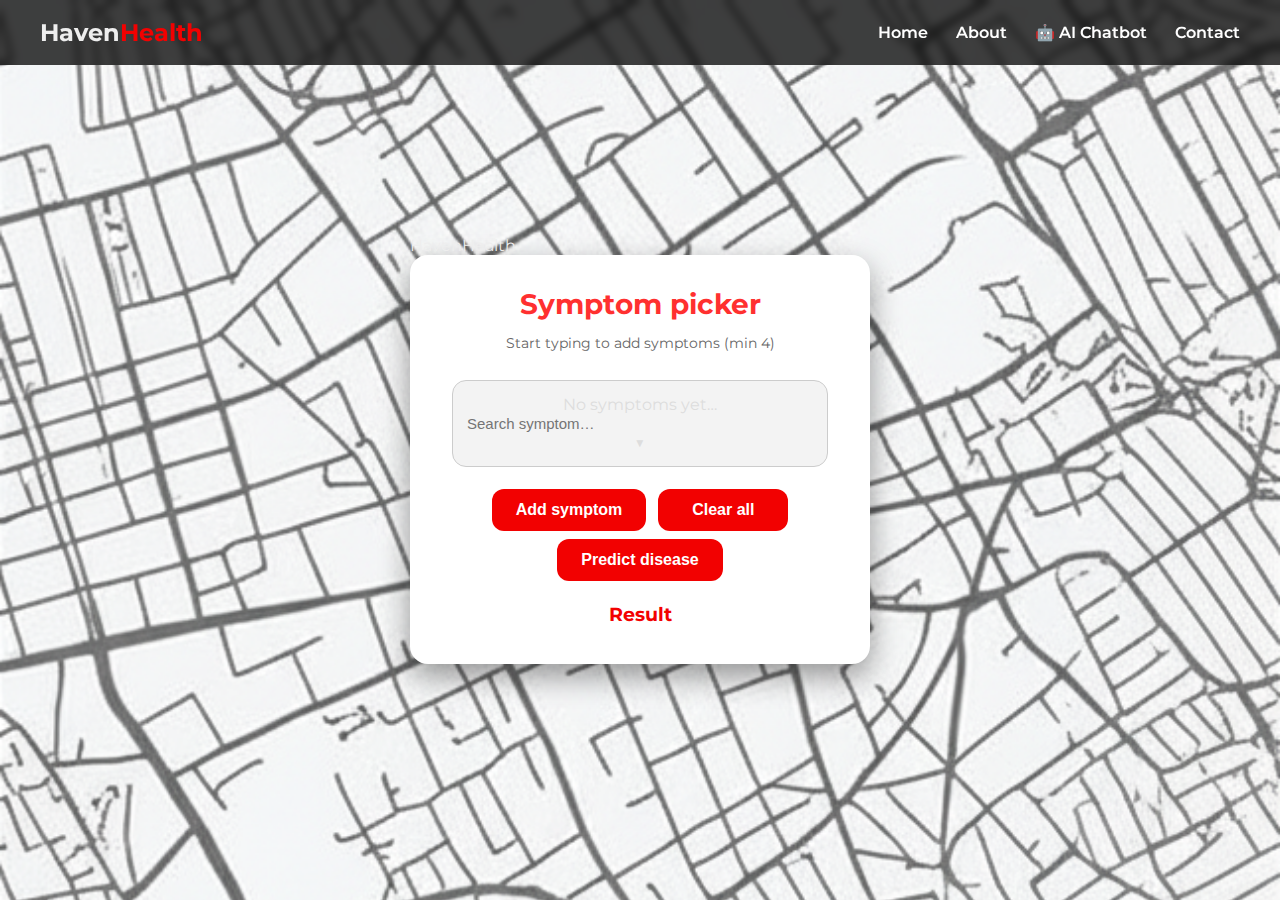
<file: Frontend/drop_down.html>
<!DOCTYPE html>
<html lang="en">

    <head>
        <meta charset="UTF-8" />
        <meta name="viewport" content="width=device-width, initial-scale=1" />
        <title>Haven Health Predict</title>

        <!-- original stylesheet and font -->
        <link href="drop_down.css" rel="stylesheet" />
        <link href="https://fonts.googleapis.com/css2?family=Montserrat:wght@400;600;700&display=swap"
            rel="stylesheet" />
    </head>

    <body>
        <!-- ===== NAVBAR ===== -->
        <nav class="navbar">
            <div class="logo">Haven<span>Health</span></div>

            <ul>
                <li><a href="index.html">Home</a></li>
                <li><a href="About.html">About</a></li>
                <li><a href="../chatbot/templates/index.html" target="_blank">🤖 AI Chatbot</a></li>
                <li><a href="contact.html">Contact</a></li>
            </ul>
        </nav>

        <!-- ===== BACKGROUND & NAVBAR LAYER (unchanged selectors) ===== -->
        <div class="background-layer">
            <header>
                <div class="logo">Haven<span>Health</span></div>
            </header>

            <!-- ===== CARD BOX ===== -->
            <div class="card-box">
                <h2>Symptom picker</h2>
                <p class="subtext">Start typing to add symptoms (min 4)</p>

                <!-- ===== MULTI-SELECT AREA (same classes your CSS expects) ===== -->
                <div class="multi-select" id="multiSelect">
                    <div class="selected-items" id="selectedItems">
                        <span class="placeholder">No symptoms yet…</span>
                    </div>

                    <!-- search box + datalist for suggestions -->
                    <input id="sym-search" type="text" list="sym-list" placeholder="Search symptom…"
                        autocomplete="off" />
                    <datalist id="sym-list"></datalist>

                    <!-- dropdown container populated by JS -->
                    <div class="dropdown" id="dropdown"></div>
                    <span class="dropdown-arrow">▼</span>
                </div>

                <!-- action buttons -->
                <button id="add-btn">Add symptom</button>
                <button id="clear-btn">Clear all</button>
                <button id="predict-btn">Predict disease</button>

                <!-- prediction result -->
                <h3 id="result" class="hidden">Result</h3>
                <ul id="meds"></ul>
            </div><!-- /.card-box -->
        </div><!-- /.background-layer -->

        <!-- ===== SCRIPT ===== -->
        <script src="drop_down.js"></script>
    </body>

</html>
</file>
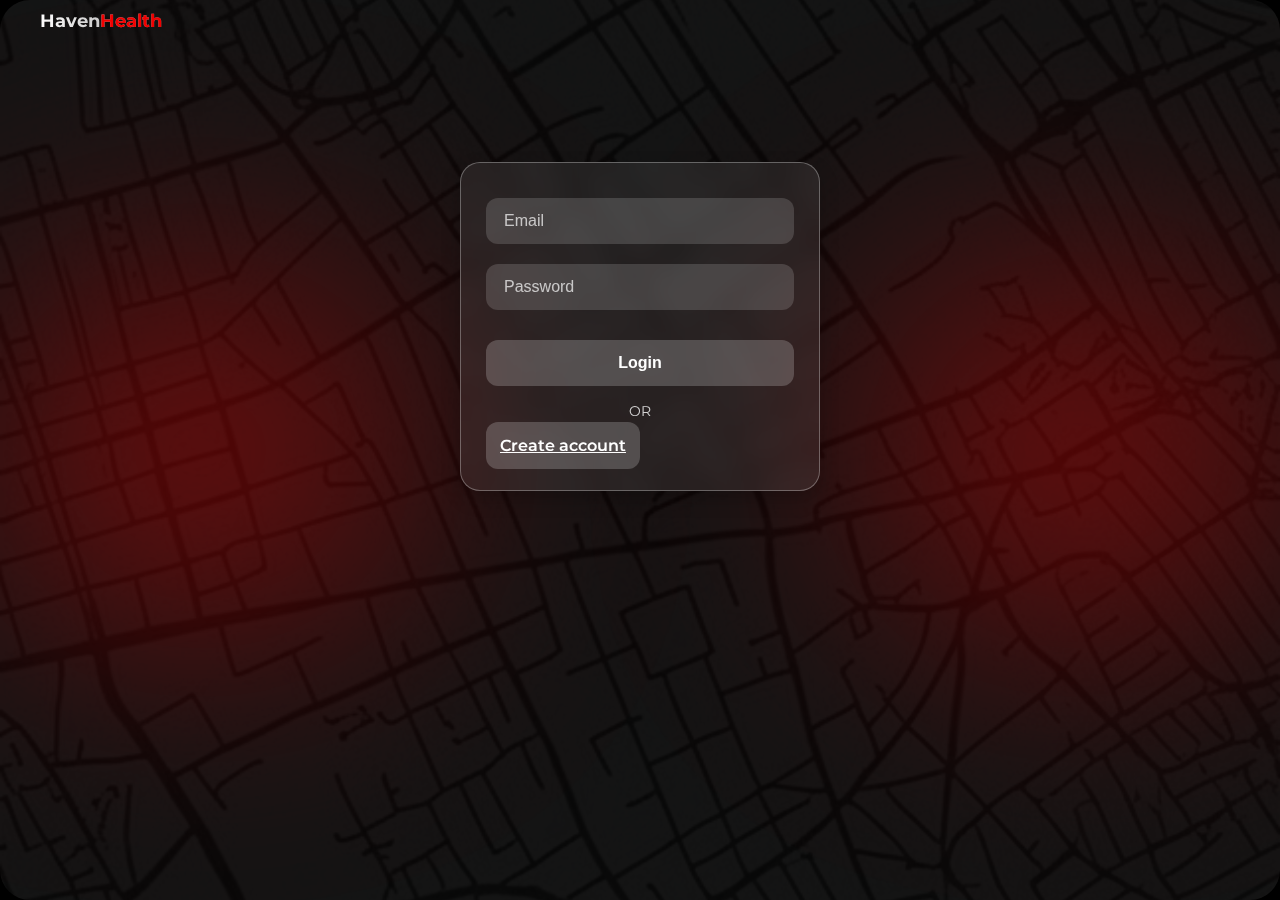
<file: Frontend/login.html>
<!DOCTYPE html>
<html lang="en">
<head>
  <meta charset="UTF-8" />
  <meta name="viewport" content="width=device-width, initial-scale=1.0" />
  <title>Haven Health - Login</title>
  <link rel="stylesheet" href="login.css" />
  <link href="https://fonts.googleapis.com/css2?family=Montserrat:wght@400;600;700&display=swap" rel="stylesheet">
</head>
<body>
  <div class="background-layer">
    
    <!-- Map background -->
    <div class="background-map"></div>

    <!-- Top Logo -->
    <header>
      <a href="index.html" class="logo">Haven<span>Health</span></a>
    </header>

  <!-- LOGIN BOX START -->
<form class="login-box" id="login-form" method="post" action="/login">
  <div class="input-group">
    <input type="email" id="email" placeholder="Email" required/>
  </div>
  <div class="input-group">
    <input type="password" id="password" placeholder="Password" required/>
  </div>
  <button type="submit" class="btn login-btn">Login</button>
  <p class="or-text">OR</p>
  
  <a href="create_acc.html" class="btn create-btn">Create account</a>
  
</form>
<!-- LOGIN BOX END -->

  </div>
  <script src="login.js"></script>
</body>
</html>
</file>
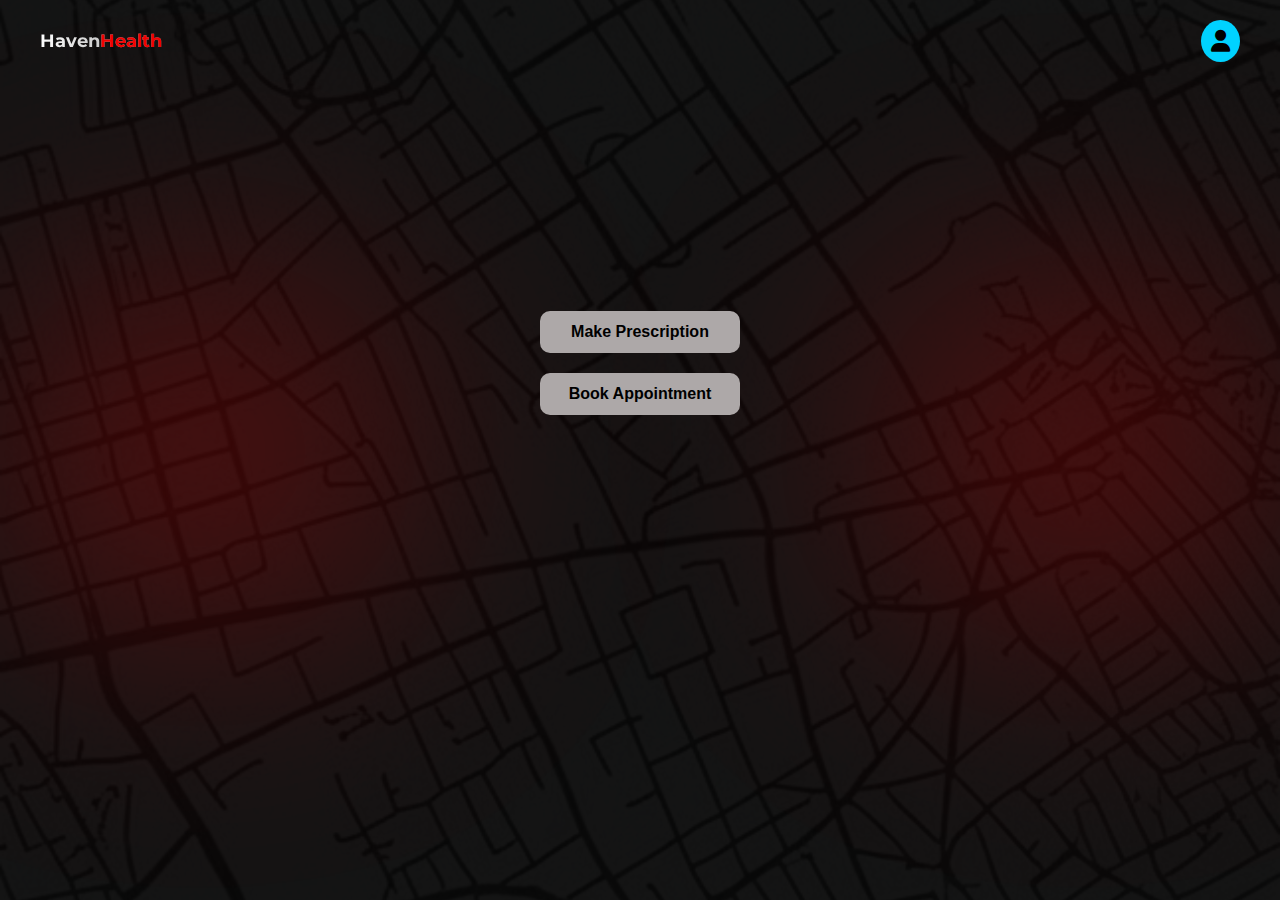
<file: Frontend/Prescription.html>
<!DOCTYPE html>
<html lang="en">
<head>
  <meta charset="UTF-8" />
  <meta name="viewport" content="width=device-width, initial-scale=1.0" />
  <title>Healthyfy - Welcome</title>
  <link rel="stylesheet" href="prescription.css" />
  <link href="https://fonts.googleapis.com/css2?family=Montserrat:wght@400;600;700&display=swap" rel="stylesheet">
  <link rel="stylesheet" href="https://cdnjs.cloudflare.com/ajax/libs/font-awesome/6.4.0/css/all.min.css" />
</head>
<body>

  <!-- Background Layer -->
  <div class="background-layer">
    <div class="background-map"></div>

    <!-- Header with Logo and User Icon -->
    <header>
      <div class="logo">Haven<span>Health</span></div>
      <div class="user-icon">
        <i class="fa-solid fa-user"></i>
      </div>
    </header>

    <!-- Main Content -->
    <div class="content-box center-content">
      <h2 class="welcome-heading">WELCOME TO Haven Health</h2>
      <div class="button-group">
        <button class="main-btn">Make Prescription</button>
        <button class="main-btn">Book Appointment</button>
      </div>
    </div>

  </div>

</body>
</html>
</file>
<file: styles.css>
* {
  margin: 0;
  padding: 0;
  box-sizing: border-box;
}

/* 1. Set solid black background on body */
body {
  margin: 0;
  padding: 0;
  font-family: 'Montserrat', sans-serif;
  background-color: #000000;
  color: white;
}

/* 2. Create map overlay with 8% opacity */
.background-layer {
  position: relative;
  min-height: 100vh;
  width: 100%;
  overflow: hidden;
}

.background-layer::before {
  content: '';
  position: absolute;
  top: 0;
  left: 0;
  width: 100%;
  height: 100%;
  background: url('images/bg-map.png') no-repeat center center;
  background-size: cover;
  opacity: 0.08; /* exactly 8% */
  z-index: -1;
}


header {
  display: flex;
  justify-content: space-between;
  align-items: center;
  padding: 10px 0;
}

.logo {
  font-size: 18px;
  font-weight: 700;
  background: linear-gradient(to right, #ffffff, #999999);
  -webkit-background-clip: text;
  -webkit-text-fill-color: transparent;
  display: inline-block;
  margin-left: 40px; 
}

.logo span {
  background: #F20101; 
  -webkit-background-clip: text;
  -webkit-text-fill-color: transparent;
}




nav a {
  margin: 0 15px;
  color: #ddd;
  text-decoration: none;
  font-weight: 500;
}

.contact-btn {
  background-color: red;
  color: white;
  padding: 10px 20px;
  border-radius: 30px;
  text-decoration: none;
  font-weight: 600;
}

main {
  text-align: center;
  margin-top: 50px;
}

.rating {
  background: rgba(255, 255, 255, 0.1);
  display: inline-block;
  padding: 8px 16px;
  border-radius: 25px;
  margin-bottom: 20px;
  font-weight: 500;
}

h1 {
  font-size: 42px;
  margin: 10px 0;
}

.highlight {
  color: red;
}

.subtitle {
  font-size: 16px;
  color: #aaa;
  margin-bottom: 30px;
}

.get-started-btn {
  display: inline-block;
  background-color: red;
  color: white;
  padding: 15px 40px;
  border-radius: 10px;
  text-decoration: none;
  font-weight: 600;
  font-size: 16px;
}

.features {
  display: flex;
  justify-content: space-around;
  align-items: center;
  margin-top: 50px;
  flex-wrap: wrap;
}

.feature-box {
  border: 2px solid red;
  border-radius: 20px;
  padding: 20px;
  font-size: 18px;
  color: #ccc;
  max-width: 200px;
}

.feature-box strong {
  color: white;
  font-size: 24px;
}

.feature-box .plus {
  color: red;
  font-size: 20px;
  font-weight: bold;
}

.doctor-img {
  width: 220px;
  margin: 20px;
}

.doctor-container {
  position: relative;
  display: inline-block;
  width: 240px; 
  height: auto;
}

.doctor-container::before {
  content: '';
  position: absolute;
  top: 50%;
  left: 50%;
  transform: translate(-50%, -50%);
  width: 280px;       
  height: 280px;     
  background: #F20101;
  filter: blur(90px); 
  z-index: 0;
  border-radius: 50%;
  opacity: 0.6;
}



.doctor-img {
  position: relative;
  width: 220px;
  z-index: 1;
  display: block;
  margin: 0 auto;
}

@media (max-width: 480px) {
  header {
    flex-direction: column;
    align-items: flex-start;
    padding: 10px 20px;
  }

  .logo {
    font-size: 16px;
    margin-left: 0;
  }

  nav {
    margin-top: 10px;
  }

  nav a {
    display: inline-block;
    margin: 6px 10px;
    font-size: 14px;
  }

  .contact-btn {
    margin-top: 10px;
    padding: 8px 16px;
    font-size: 14px;
  }

  main {
    margin-top: 30px;
    padding: 0 20px;
  }

  h1 {
    font-size: 28px;
    line-height: 1.2;
  }

  .subtitle {
    font-size: 14px;
    margin-bottom: 20px;
  }

  .rating {
    font-size: 13px;
    padding: 6px 12px;
    margin-bottom: 15px;
  }

  .get-started-btn {
    font-size: 14px;
    padding: 12px 24px;
  }

  .features {
    flex-direction: column;
    align-items: center;
    gap: 20px;
    margin-top: 30px;
  }

  .feature-box {
    max-width: 90%;
    font-size: 16px;
    padding: 16px;
  }

  .feature-box strong {
    font-size: 20px;
  }

  .feature-box .plus {
    font-size: 18px;
  }

  .doctor-container {
    width: 180px;
    margin: 0 auto;
  }

  .doctor-img {
    width: 160px;
  }

  .doctor-container::before {
    width: 200px;
    height: 200px;
    filter: blur(60px);
  }
}
</file>
<file: Frontend/styles.css>
* {
  margin: 0;
  padding: 0;
  box-sizing: border-box;
}

/* 1. Set solid black background on body */
body {
  margin: 0;
  padding: 0;
  font-family: 'Montserrat', sans-serif;
  background-color: #000000;
  color: white;
}

/* 2. Create map overlay with 8% opacity */
.background-layer {
  position: relative;
  min-height: 100vh;
  width: 100%;
  overflow: hidden;
}

.background-layer::before {
  content: '';
  position: absolute;
  top: 0;
  left: 0;
  width: 100%;
  height: 100%;
  background: url('images/bg-map.png') no-repeat center center;
  background-size: cover;
  opacity: 0.08;
  z-index: -1;
}


header {
  display: flex;
  justify-content: space-between;
  align-items: center;
  padding: 10px 0;
}

.logo {
  font-size: 18px;
  font-weight: 700;
  background: linear-gradient(to right, #ffffff, #999999);
  -webkit-background-clip: text;
  -webkit-text-fill-color: transparent;
  display: inline-block;
  margin-left: 40px; 
}

.logo span {
  background: #F20101; 
  -webkit-background-clip: text;
  -webkit-text-fill-color: transparent;
}




nav a {
  margin: 0 15px;
  color: #ddd;
  text-decoration: none;
  font-weight: 500;
}

.contact-btn {
  background-color: red;
  color: white;
  padding: 10px 20px;
  border-radius: 30px;
  text-decoration: none;
  font-weight: 600;
}

main {
  text-align: center;
  margin-top: 50px;
}

.rating {
  background: rgba(255, 255, 255, 0.1);
  display: inline-block;
  padding: 8px 16px;
  border-radius: 25px;
  margin-bottom: 20px;
  font-weight: 500;
}

h1 {
  font-size: 42px;
  margin: 10px 0;
}

.highlight {
  color: red;
}

.subtitle {
  font-size: 16px;
  color: #aaa;
  margin-bottom: 30px;
}

.get-started-btn {
  display: inline-block;
  background-color: red;
  color: white;
  padding: 15px 40px;
  border-radius: 10px;
  text-decoration: none;
  font-weight: 600;
  font-size: 16px;
}

.features {
  display: flex;
  justify-content: space-around;
  align-items: center;
  margin-top: 50px;
  flex-wrap: wrap;
}

.feature-box {
  border: 2px solid red;
  border-radius: 20px;
  padding: 20px;
  font-size: 18px;
  color: #ccc;
  max-width: 200px;
}

.feature-box strong {
  color: white;
  font-size: 24px;
}

.feature-box .plus {
  color: red;
  font-size: 20px;
  font-weight: bold;
}

.doctor-img {
  width: 220px;
  margin: 20px;
}

.doctor-container {
  position: relative;
  display: inline-block;
  width: 240px; 
  height: auto;
}

.doctor-container::before {
  content: '';
  position: absolute;
  top: 50%;
  left: 50%;
  transform: translate(-50%, -50%);
  width: 280px;       
  height: 280px;     
  background: #F20101;
  filter: blur(90px); 
  z-index: 0;
  border-radius: 50%;
  opacity: 0.6;
}



.doctor-img {
  position: relative;
  width: 220px;
  z-index: 1;
  display: block;
  margin: 0 auto;
}

@media (max-width: 480px) {
  header {
    flex-direction: column;
    align-items: flex-start;
    padding: 10px 20px;
  }

  .logo {
    font-size: 16px;
    margin-left: 0;
  }

  nav {
    margin-top: 10px;
  }

  nav a {
    display: inline-block;
    margin: 6px 10px;
    font-size: 14px;
  }

  .contact-btn {
    margin-top: 10px;
    padding: 8px 16px;
    font-size: 14px;
  }

  main {
    margin-top: 30px;
    padding: 0 20px;
  }

  h1 {
    font-size: 28px;
    line-height: 1.2;
  }

  .subtitle {
    font-size: 14px;
    margin-bottom: 20px;
  }

  .rating {
    font-size: 13px;
    padding: 6px 12px;
    margin-bottom: 15px;
  }

  .get-started-btn {
    font-size: 14px;
    padding: 12px 24px;
  }

  .features {
    flex-direction: column;
    align-items: center;
    gap: 20px;
    margin-top: 30px;
  }

  .feature-box {
    max-width: 90%;
    font-size: 16px;
    padding: 16px;
  }

  .feature-box strong {
    font-size: 20px;
  }

  .feature-box .plus {
    font-size: 18px;
  }

  .doctor-container {
    width: 180px;
    margin: 0 auto;
  }

  .doctor-img {
    width: 160px;
  }

  .doctor-container::before {
    width: 200px;
    height: 200px;
    filter: blur(60px);
  }
}
</file>
<file: create_acc.css>
* {
  margin: 0;
  padding: 0;
  box-sizing: border-box;
}

/* Background setup */
body {
  font-family: 'Montserrat', sans-serif;
  background-color: #000000;
  color: white;
}

.background-layer {
  position: relative;
  min-height: 100vh;
  width: 100%;
  overflow: hidden;
}

/* Background map layer as separate element */
.background-map {
  position: absolute;
  top: 0;
  left: 0;
  width: 100%;
  height: 100%;
  background: url('images/bg-map.png') no-repeat center center;
  background-size: cover;
  opacity: 0.08;
  z-index: -2;
  border-radius: 30px;

}

/* LEFT red glow */
.background-layer::before {
  content: '';
  position: absolute;
  top: 50%;
  left: 0;
  transform: translateY(-50%);
  width: 400px;
  height: 300px;
  background: #F20101;
  filter: blur(150px);
  border-radius: 50%;
  opacity: 0.6;
  z-index: 0;
}

/* RIGHT red glow */
.background-layer::after {
  content: '';
  position: absolute;
  top: 50%;
  right: 0;
  transform: translateY(-50%);
  width: 400px;
  height: 300px;
  background: #F20101;
  filter: blur(150px);
  border-radius: 50%;
  opacity: 0.6;
  z-index: 0;
}



/* Healthyfy logo */
header {
  display: flex;
  justify-content: space-between;
  align-items: center;
  padding: 10px 0;
}

.logo {
  font-size: 18px;
  font-weight: 700;
  background: linear-gradient(to right, #ffffff, #999999);
  -webkit-background-clip: text;
  -webkit-text-fill-color: transparent;
  display: inline-block;
  margin-left: 40px;
}

.logo span {
  background: #F20101;
  -webkit-background-clip: text;
  -webkit-text-fill-color: transparent;
}


/* Login form styling */
.login-box {
  position: relative;
  max-width: 360px;
  margin: 120px auto 0;
  padding: 35px 25px;
  background: rgba(255, 255, 255, 0.08);
  border: 1px solid rgba(255, 255, 255, 0.3);
  border-radius: 20px;
  box-shadow: 0 8px 20px rgba(0, 0, 0, 0.2);
  backdrop-filter: blur(12px);
  z-index: 1;
}

.input-group {
  margin-bottom: 20px;
}

.input-group input {
  width: 100%;
  padding: 14px 18px;
  border: none;
  border-radius: 12px;
  font-size: 16px;
  color: #fff;
  background: rgba(255, 255, 255, 0.15);
  outline: none;
  transition: background 0.3s, box-shadow 0.3s;
}

.input-group input::placeholder {
  color: rgba(255, 255, 255, 0.7);
}

.input-group input:focus {
  background: rgba(255, 255, 255, 0.25);
  box-shadow: 0 0 0 2px rgba(255, 255, 255, 0.5);
}

.btn {
  width: 100%;
  padding: 14px;
  border: none;
  border-radius: 12px;
  font-size: 16px;
  font-weight: 600;
  cursor: pointer;
  transition: background 0.3s, transform 0.15s;
}

.login-btn {
  background: rgba(255, 255, 255, 0.2);
  color: #fff;
  margin-top: 10px;
}

.create-btn {
  background: rgba(255, 255, 255, 0.2);
  color: #fff;
  margin-top: 10px;
}

.login-btn:hover,
.create-btn:hover {
  background: rgba(242, 1, 1, 0.8);
  transform: scale(1.02);
}

.or-text {
  text-align: center;
  color: rgba(255, 255, 255, 0.8);
  margin: 16px 0;
  font-size: 14px;
}

@media (max-width: 480px) {
  .login-box {
    margin: 60px 20px 0;
    padding: 25px 20px;
  }

  .input-group input {
    padding: 12px 16px;
    font-size: 15px;
  }

  .btn {
    padding: 12px;
    font-size: 15px;
  }

  .logo {
    font-size: 16px;
    margin-left: 20px;
  }

  .background-map {
    border-radius: 20px;
  }
}
</file>
<file: drop_down.css>
* {
  margin: 0;
  padding: 0;
  box-sizing: border-box;
}

body {
  font-family: 'Montserrat', sans-serif;
  background-color: #000000;
  color: white;
}

.background-layer {
  position: relative;
  min-height: 100vh;
  width: 100%;
  overflow: hidden;
}

.background-map {
  position: absolute;
  top: 0;
  left: 0;
  width: 100%;
  height: 100%;
  background: url('images/bg-map.png') no-repeat center center;
  background-size: cover;
  opacity: 0.08;
  z-index: -2;
  border-radius: 30px;
}

.background-layer::before {
  content: '';
  position: absolute;
  top: 50%;
  left: 0;
  transform: translateY(-50%);
  width: 400px;
  height: 300px;
  background: #F20101;
  filter: blur(150px);
  border-radius: 50%;
  opacity: 0.6;
  z-index: 0;
}

.background-layer::after {
  content: '';
  position: absolute;
  top: 50%;
  right: 0;
  transform: translateY(-50%);
  width: 400px;
  height: 300px;
  background: #F20101;
  filter: blur(150px);
  border-radius: 50%;
  opacity: 0.6;
  z-index: 0;
}

header {
  display: flex;
  justify-content: flex-start;
  align-items: center;
  padding: 10px 0;
}

.logo {
  font-size: 18px;
  font-weight: 700;
  background: linear-gradient(to right, #ffffff, #999999);
  -webkit-background-clip: text;
  -webkit-text-fill-color: transparent;
  display: inline-block;
  margin-left: 40px;
}

.logo span {
  background: #F20101;
  -webkit-background-clip: text;
  -webkit-text-fill-color: transparent;
}

/* Predict box */
.predict-box {
  width: 360px;
  margin: 100px auto 0;
  z-index: 2;
  position: relative;
}

.multi-select {
  position: relative;
  background: rgba(255, 255, 255, 0.08);
  border: 1px solid rgba(255, 255, 255, 0.3);
  border-radius: 12px;
  padding: 12px 40px 12px 12px;
  cursor: pointer;
}

.selected-items {
  display: flex;
  flex-wrap: wrap;
  gap: 6px;
  min-height: 30px;
}

.selected-items span {
  background: #F20101;
  color: white;
  padding: 5px 10px;
  border-radius: 20px;
  font-size: 14px;
  display: flex;
  align-items: center;
  gap: 6px;
}

.selected-items span i {
  cursor: pointer;
  font-style: normal;
}

.selected-items .placeholder {
  color: #aaa;
}

.dropdown-arrow {
  position: absolute;
  right: 12px;
  top: 50%;
  transform: translateY(-50%);
  font-size: 16px;
  pointer-events: none;
}

.dropdown {
  display: none;
  position: absolute;
  top: 100%;
  left: 0;
  right: 0;
  background: rgba(0, 0, 0, 0.9);
  border: 1px solid rgba(255, 255, 255, 0.3);
  border-top: none;
  max-height: 150px;
  overflow-y: auto;
  border-radius: 0 0 12px 12px;
  z-index: 10;
}

.multi-select.active .dropdown {
  display: block;
}

.dropdown div {
  padding: 10px 12px;
  cursor: pointer;
  color: white;
}

.dropdown div:hover {
  background: rgba(255, 255, 255, 0.1);
}

#predictBtn {
  width: 100%;
  margin-top: 20px;
  padding: 14px;
  border: none;
  border-radius: 12px;
  background: #F20101;
  color: white;
  font-size: 16px;
  font-weight: bold;
  cursor: pointer;
  transition: background 0.3s;
}

#predictBtn:hover {
  background: #d00000;
}

@media (max-width: 480px) {
  .predict-box {
    width: 90%;
    margin-top: 80px;
  }
}
</file>
<file: login.css>
* {
  margin: 0;
  padding: 0;
  box-sizing: border-box;
}

/* Background setup */
body {
  font-family: 'Montserrat', sans-serif;
  background-color: #000000;
  color: white;
}

.background-layer {
  position: relative;
  min-height: 100vh;
  width: 100%;
  overflow: hidden;
}

/* Background map layer as separate element */
.background-map {
  position: absolute;
  top: 0;
  left: 0;
  width: 100%;
  height: 100%;
  background: url('images/bg-map.png') no-repeat center center;
  background-size: cover;
  opacity: 0.08;
  z-index: -2;
  border-radius: 30px;

}

/* LEFT red glow */
.background-layer::before {
  content: '';
  position: absolute;
  top: 50%;
  left: 0;
  transform: translateY(-50%);
  width: 400px;
  height: 300px;
  background: #F20101;
  filter: blur(150px);
  border-radius: 50%;
  opacity: 0.6;
  z-index: 0;
}

/* RIGHT red glow */
.background-layer::after {
  content: '';
  position: absolute;
  top: 50%;
  right: 0;
  transform: translateY(-50%);
  width: 400px;
  height: 300px;
  background: #F20101;
  filter: blur(150px);
  border-radius: 50%;
  opacity: 0.6;
  z-index: 0;
}



/* Healthyfy logo */
header {
  display: flex;
  justify-content: space-between;
  align-items: center;
  padding: 10px 0;
}

.logo {
  font-size: 18px;
  font-weight: 700;
  background: linear-gradient(to right, #ffffff, #999999);
  -webkit-background-clip: text;
  -webkit-text-fill-color: transparent;
  display: inline-block;
  margin-left: 40px;
}

.logo span {
  background: #F20101;
  -webkit-background-clip: text;
  -webkit-text-fill-color: transparent;
}


/* Login form styling */
.login-box {
  position: relative;
  max-width: 360px;
  margin: 120px auto 0;
  padding: 35px 25px;
  background: rgba(255, 255, 255, 0.08);
  border: 1px solid rgba(255, 255, 255, 0.3);
  border-radius: 20px;
  box-shadow: 0 8px 20px rgba(0, 0, 0, 0.2);
  backdrop-filter: blur(12px);
  z-index: 1;
}

.input-group {
  margin-bottom: 20px;
}

.input-group input {
  width: 100%;
  padding: 14px 18px;
  border: none;
  border-radius: 12px;
  font-size: 16px;
  color: #fff;
  background: rgba(255, 255, 255, 0.15);
  outline: none;
  transition: background 0.3s, box-shadow 0.3s;
}

.input-group input::placeholder {
  color: rgba(255, 255, 255, 0.7);
}

.input-group input:focus {
  background: rgba(255, 255, 255, 0.25);
  box-shadow: 0 0 0 2px rgba(255, 255, 255, 0.5);
}

.btn {
  width: 100%;
  padding: 14px;
  border: none;
  border-radius: 12px;
  font-size: 16px;
  font-weight: 600;
  cursor: pointer;
  transition: background 0.3s, transform 0.15s;
}

.login-btn {
  background: rgba(255, 255, 255, 0.2);
  color: #fff;
  margin-top: 10px;
}

.create-btn {
  background: rgba(255, 255, 255, 0.2);
  color: #fff;
  margin-top: 10px;
}

.login-btn:hover,
.create-btn:hover {
  background: rgba(242, 1, 1, 0.8);
  transform: scale(1.02);
}

.or-text {
  text-align: center;
  color: rgba(255, 255, 255, 0.8);
  margin: 16px 0;
  font-size: 14px;
}

@media (max-width: 480px) {
  .login-box {
    margin: 60px 20px 0;
    padding: 25px 20px;
  }

  .input-group input {
    padding: 12px 16px;
    font-size: 15px;
  }

  .btn {
    padding: 12px;
    font-size: 15px;
  }

  .logo {
    font-size: 16px;
    margin-left: 20px;
  }

  .background-map {
    border-radius: 20px;
  }
}
</file>
<file: prescription.css>
* {
  margin: 0;
  padding: 0;
  box-sizing: border-box;
}

body {
  font-family: 'Montserrat', sans-serif;
  background-color: #000000;
  color: white;
}

/* Background Layer with Map Overlay */
.background-layer {
  position: relative;
  min-height: 100vh;
  width: 100%;
  overflow: hidden;
}

/* Background map overlay */
.background-map {
  position: absolute;
  top: 0;
  left: 0;
  width: 100%;
  height: 100%;
  background: url('images/bg-map.png') no-repeat center center;
  background-size: cover;
  opacity: 0.08;
  z-index: -3;
}

.background-layer::before,
.background-layer::after {
  content: '';
  position: absolute;
  top: 50%;
  width: 400px;
  height: 300px;
  background: #F20101;
  filter: blur(150px);
  border-radius: 50%;
  opacity: 0.4;
  z-index: 0;
}

.background-layer::before {
  left: 0;
  transform: translateY(-50%);
}

.background-layer::after {
  right: 0;
  transform: translateY(-50%);
}





/* Header */
header {
  display: flex;
  justify-content: space-between;
  align-items: center;
  padding: 20px 40px;
  position: relative;
  z-index: 1;
}

.logo {
  font-size: 18px;
  font-weight: 700;
  background: linear-gradient(to right, #ffffff, #999999);
  -webkit-background-clip: text;
  -webkit-text-fill-color: transparent;
}

.logo span {
  background: #F20101;
  -webkit-background-clip: text;
  -webkit-text-fill-color: transparent;
}

.user-icon i {
  font-size: 22px;
  color: #000;
  background-color: #00D2FF;
  padding: 10px;
  border-radius: 50%;
}

/* Main Content Area */
.center-content {
  text-align: center;
  padding-top: 150px;
  position: relative;
  z-index: 1;
}

.welcome-heading {
  font-size: 32px;
  font-weight: 600;
  margin-bottom: 40px;
  letter-spacing: 1px;
  animation: fadeSlideUp 1s ease-in-out forwards;
  opacity: 0;
  transition: all 0.3s ease-in-out;
  cursor: default; /* Ya pointer, agar clickable chahiye to */
}

.welcome-heading:hover {
  transform: scale(1.05);
  text-shadow: 0 0 10px rgba(255, 255, 255, 0.5);
}


@keyframes fadeSlideUp {
  0% {
    opacity: 0;
    transform: translateY(30px);
  }
  100% {
    opacity: 1;
    transform: translateY(0);
  }
}


.button-group {
  display: flex;
  flex-direction: column;
  gap: 20px;
  align-items: center;
}

.main-btn {
  background-color: #ADA8A8;
  color: black;
  padding: 12px 24px;
  border: none;
  border-radius: 10px;
  font-size: 16px;
  font-weight: 600;
  cursor: pointer;
  width: 200px;
  transition: all 0.3s ease-in-out;
  box-shadow: 0 0 0 rgba(0, 0, 0, 0);
}

.main-btn:hover {
  background-color: #bfbfbf;
  transform: scale(1.05);
  box-shadow: 0 8px 16px rgba(0, 0, 0, 0.2);
}


/* Responsive Design */
@media (max-width: 480px) {
  header {
    flex-direction: column;
    align-items: flex-start;
    padding: 10px 20px;
  }

  .logo {
    font-size: 16px;
    margin-left: 0;
  }

  .user-icon {
    align-self: flex-end;
    margin-top: 10px;
  }

  .welcome-heading {
    font-size: 24px;
    margin-bottom: 30px;
  }

  .main-btn {
    width: 80%;
    font-size: 14px;
    padding: 10px 16px;
  }

  .center-content {
    padding-top: 100px;
  }
}
</file>
<file: step1.css>
* {
  margin: 0;
  padding: 0;
  box-sizing: border-box;
}

body {
  font-family: 'Montserrat', sans-serif;
  background-color: #000;
  color: #fff;
}

/* Background setup */
.background-layer {
  position: relative;
  min-height: 100vh;
  width: 100%;
  overflow: hidden;
  padding: 20px;
}

.background-map {
  position: absolute;
  top: 0;
  left: 0;
  width: 100%;
  height: 100%;
  background: url('images/bg-map.png') no-repeat center center;
  background-size: cover;
  opacity: 0.08;
  z-index: -2;
  border-radius: 30px;
}

.background-layer::before,
.background-layer::after {
  content: '';
  position: absolute;
  top: 50%;
  width: 400px;
  height: 300px;
  background: #F20101;
  filter: blur(150px);
  border-radius: 50%;
  opacity: 0.4;
  z-index: 0;
}

.background-layer::before {
  left: 0;
  transform: translateY(-50%);
}

.background-layer::after {
  right: 0;
  transform: translateY(-50%);
}

/* Logo */
header {
  display: flex;
  justify-content: space-between;
  align-items: center;
  padding: 10px 40px; /* left-right padding adjust */
}

.user-icon i {
  font-size: 24px;
  color: #fff;
  cursor: pointer;
  transition: color 0.3s ease;
}

.user-icon i:hover {
  color: #F20101;
}


.logo {
  font-size: 18px;
  font-weight: 700;
  background: linear-gradient(to right, #ffffff, #999999);
  -webkit-background-clip: text;
  -webkit-text-fill-color: transparent;
  display: inline-block;
  margin-left: 20px;
  margin-bottom: 5px;  /* thoda upar karne ke liye */
}


.logo span {
  background: #F20101;
  -webkit-background-clip: text;
  -webkit-text-fill-color: transparent;
}

/* Content box */
.content-box {
  max-width: 600px;
  margin: 80px auto;
  text-align: center;
  position: relative;
  z-index: 1;
}

.content-box h2 {
  font-size: 32px;
  font-weight: 700;
  margin-bottom: 20px;
}

.content-box .question {
  font-size: 16px;
  margin-bottom: 10px;
  letter-spacing: 1px;
}

.content-box .question span {
  color: #F20101;
}

.content-box .step {
  font-family: 'Outfit', sans-serif;
  font-size: 24px;
  font-weight: 500; /* medium */
  color: rgba(255, 255, 255, 0.85);
  margin-top: 45px;
  margin-bottom: 60px;
  line-height: 1.3;
}




.step-footer {
  position: fixed;      
  bottom: 20px;           
  left: 0;
  width: 100%;
  padding: 0 60px;       /* increase horizontal padding for spacing */
  display: flex;
  justify-content: space-between;
  align-items: center;
  font-size: 20px;       /* bigger text size */
  font-weight: 700;
  background: transparent;  /* remove black strip */
  z-index: 9999;        
}





.step-count {
  font-weight: bold;
}

.buttons {
  display: flex;
  gap: 10px;
  align-items: center;
}

.btn-text {
  background: none;
  border: none;
  color: #fff;
  cursor: pointer;
  font-weight: 600;
  transition: color 0.3s;
}

.btn-text:hover {
  color: #F20101;
}

/* Responsive for tablets and smaller devices */
@media (max-width: 768px) {
  .content-box {
    margin: 60px auto;
    padding: 0 20px;
  }

  .content-box h2 {
    font-size: 1.8rem;
  }

  .content-box .question,
  .content-box .step {
    font-size: 1rem;
  }

  .step-footer {
    flex-direction: column;
    align-items: center;
    gap: 12px;
    margin: 0;
  }
}

/* Responsive for mobile devices */
@media (max-width: 480px) {
  .logo {
    font-size: 16px;
    margin-left: 20px;
  }

  .content-box {
    margin: 40px auto;
    padding: 0 15px;
  }

  .content-box h2 {
    font-size: 1.5rem;
  }

  .step-footer {
    flex-direction: column;
    align-items: center;
    gap: 10px;
    margin: 0;
  }

  .step-count,
  .btn-text {
    font-size: 14px;
  }
}

/* Responsive adjustment for red glow lighting */
@media (max-width: 768px) {
  .background-layer::before,
  .background-layer::after {
    width: 250px;
    height: 200px;
    filter: blur(100px);
  }
}

@media (max-width: 480px) {
  .background-layer::before,
  .background-layer::after {
    width: 180px;
    height: 150px;
    filter: blur(80px);
  }
}
</file>
<file: step2.css>
* {
  margin: 0;
  padding: 0;
  box-sizing: border-box;
}

body {
  font-family: 'Montserrat', sans-serif;
  background-color: #000;
  color: #fff;
}

/* Background setup */
.background-layer {
  position: relative;
  min-height: 100vh;
  width: 100%;
  overflow: hidden;
  padding: 20px;
}

.background-map {
  position: absolute;
  top: 0;
  left: 0;
  width: 100%;
  height: 100%;
  background: url('images/bg-map.png') no-repeat center center;
  background-size: cover;
  opacity: 0.08;
  z-index: -2;
  border-radius: 30px;
}

.background-layer::before,
.background-layer::after {
  content: '';
  position: absolute;
  top: 50%;
  width: 400px;
  height: 300px;
  background: #F20101;
  filter: blur(150px);
  border-radius: 50%;
  opacity: 0.4;
  z-index: 0;
}

.background-layer::before {
  left: 0;
  transform: translateY(-50%);
}

.background-layer::after {
  right: 0;
  transform: translateY(-50%);
}

/* Logo */
header {
  display: flex;
  justify-content: space-between;
  align-items: center;
  padding: 10px 40px; /* left-right padding adjust */
}

.user-icon i {
  font-size: 24px;
  color: #fff;
  cursor: pointer;
  transition: color 0.3s ease;
}

.user-icon i:hover {
  color: #F20101;
}


.logo {
  font-size: 18px;
  font-weight: 700;
  background: linear-gradient(to right, #ffffff, #999999);
  -webkit-background-clip: text;
  -webkit-text-fill-color: transparent;
  display: inline-block;
  margin-left: 20px;
  margin-bottom: 5px;  /* thoda upar karne ke liye */
}


.logo span {
  background: #F20101;
  -webkit-background-clip: text;
  -webkit-text-fill-color: transparent;
}

/* Content box */
.content-box {
  max-width: 600px;
  margin: 80px auto;
  text-align: center;
  position: relative;
  z-index: 1;
}

.content-box h2 {
  font-size: 32px;
  font-weight: 700;
  margin-bottom: 20px;
}

.content-box .question {
  font-size: 16px;
  margin-bottom: 10px;
  letter-spacing: 1px;
}

.content-box .question span {
  color: #F20101;
}

.content-box .step {
  font-family: 'Outfit', sans-serif;
  font-size: 24px;
  font-weight: 500; /* medium */
  color: rgba(255, 255, 255, 0.85);
  margin-top: 45px;
  margin-bottom: 60px;
  line-height: 1.3;
}




.step-footer {
  position: fixed;      
  bottom: 20px;           
  left: 0;
  width: 100%;
  padding: 0 60px;       /* increase horizontal padding for spacing */
  display: flex;
  justify-content: space-between;
  align-items: center;
  font-size: 20px;       /* bigger text size */
  font-weight: 700;
  background: transparent;  /* remove black strip */
  z-index: 9999;        
}





.step-count {
  font-weight: bold;
}

.buttons {
  display: flex;
  gap: 10px;
  align-items: center;
}

.btn-text {
  background: none;
  border: none;
  color: #fff;
  cursor: pointer;
  font-weight: 600;
  transition: color 0.3s;
}

.btn-text:hover {
  color: #F20101;
}

/* Responsive for tablets and smaller devices */
@media (max-width: 768px) {
  .content-box {
    margin: 60px auto;
    padding: 0 20px;
  }

  .content-box h2 {
    font-size: 1.8rem;
  }

  .content-box .question,
  .content-box .step {
    font-size: 1rem;
  }

  .step-footer {
    flex-direction: column;
    align-items: center;
    gap: 12px;
    margin: 0;
  }
}

/* Responsive for mobile devices */
@media (max-width: 480px) {
  .logo {
    font-size: 16px;
    margin-left: 20px;
  }

  .content-box {
    margin: 40px auto;
    padding: 0 15px;
  }

  .content-box h2 {
    font-size: 1.5rem;
  }

  .step-footer {
    flex-direction: column;
    align-items: center;
    gap: 10px;
    margin: 0;
  }

  .step-count,
  .btn-text {
    font-size: 14px;
  }
}

/* Responsive adjustment for red glow lighting */
@media (max-width: 768px) {
  .background-layer::before,
  .background-layer::after {
    width: 250px;
    height: 200px;
    filter: blur(100px);
  }
}

@media (max-width: 480px) {
  .background-layer::before,
  .background-layer::after {
    width: 180px;
    height: 150px;
    filter: blur(80px);
  }
}
</file>
<file: Frontend/About.css>
* {
  margin: 0;
  padding: 0;
  box-sizing: border-box;
}

body {
  margin: 0;
  padding: 0;
  font-family: 'Montserrat', sans-serif;
  background-color: #000000;
  color: white;
  line-height: 1.6;
}

.background-layer {
  position: relative;
  min-height: 100vh;
  width: 100%;
  overflow: hidden;
  padding-bottom: 50px;
}

.background-layer::before {
  content: '';
  position: absolute;
  top: 0;
  left: 0;
  width: 100%;
  height: 100%;
  background: url('images/bg-map.png') no-repeat center center;
  background-size: cover;
  opacity: 0.08;
  z-index: -1;
}

/* Header */
header {
  display: flex;
  justify-content: space-between;
  align-items: center;
  padding: 20px 40px;
}

.logo {
  font-size: 18px;
  font-weight: 700;
  background: linear-gradient(to right, #ffffff, #999999);
  -webkit-background-clip: text;
  background-clip: text;
  -webkit-text-fill-color: transparent;
  display: inline-block;
  text-decoration: none;
}

.logo span {
  background: #F20101;
  -webkit-background-clip: text;
  background-clip: text;
  -webkit-text-fill-color: transparent;
}

.back-btn {
  background-color: rgba(255, 255, 255, 0.1);
  color: white;
  padding: 10px 20px;
  border-radius: 30px;
  text-decoration: none;
  font-weight: 600;
  transition: all 0.3s ease;
  border: 1px solid rgba(255, 255, 255, 0.2);
}

.back-btn:hover {
  background-color: #F20101;
  border-color: #F20101;
}

/* Main Content */
main {
  max-width: 1200px;
  margin: 0 auto;
  padding: 0 20px;
}

/* Hero Section */
.hero-section {
  text-align: center;
  margin: 50px 0 80px 0;
}

.rating {
  background: rgba(255, 255, 255, 0.1);
  display: inline-block;
  padding: 8px 16px;
  border-radius: 25px;
  margin-bottom: 20px;
  font-weight: 500;
  font-size: 14px;
}

h1 {
  font-size: 48px;
  margin: 10px 0 20px 0;
  font-weight: 700;
}

.highlight {
  color: #F20101;
}

.subtitle {
  font-size: 18px;
  color: #aaa;
  margin-bottom: 30px;
}

/* Content Sections */
.content-section {
  margin: 60px 0;
}

.content-card {
  background: rgba(255, 255, 255, 0.05);
  border: 2px solid rgba(255, 255, 255, 0.1);
  border-radius: 20px;
  padding: 40px;
  backdrop-filter: blur(10px);
}

.content-card h2 {
  font-size: 32px;
  margin-bottom: 20px;
  color: white;
  position: relative;
  display: inline-block;
}

.content-card h2::after {
  content: '';
  position: absolute;
  bottom: -8px;
  left: 0;
  width: 60px;
  height: 3px;
  background: #F20101;
}

.content-card p {
  font-size: 16px;
  color: #ccc;
  margin-bottom: 15px;
  line-height: 1.8;
}

/* Features Grid */
.features-grid {
  display: grid;
  grid-template-columns: repeat(auto-fit, minmax(250px, 1fr));
  gap: 30px;
  margin: 60px 0;
}

.feature-card {
  background: rgba(255, 255, 255, 0.05);
  border: 2px solid #F20101;
  border-radius: 20px;
  padding: 30px;
  text-align: center;
  transition: all 0.3s ease;
  position: relative;
  overflow: hidden;
}

.feature-card::before {
  content: '';
  position: absolute;
  top: 50%;
  left: 50%;
  transform: translate(-50%, -50%);
  width: 150px;
  height: 150px;
  background: #F20101;
  filter: blur(80px);
  z-index: 0;
  opacity: 0;
  transition: opacity 0.3s ease;
}

.feature-card:hover::before {
  opacity: 0.3;
}

.feature-card:hover {
  transform: translateY(-5px);
  border-color: #ff3333;
}

.feature-icon {
  font-size: 48px;
  margin-bottom: 15px;
  position: relative;
  z-index: 1;
}

.feature-card h3 {
  font-size: 20px;
  margin-bottom: 12px;
  color: white;
  position: relative;
  z-index: 1;
}

.feature-card p {
  font-size: 14px;
  color: #aaa;
  line-height: 1.6;
  position: relative;
  z-index: 1;
}

/* Steps */
.steps {
  display: grid;
  gap: 25px;
  margin-top: 30px;
}

.step {
  display: flex;
  align-items: flex-start;
  gap: 20px;
}

.step-number {
  background: #F20101;
  color: white;
  width: 50px;
  height: 50px;
  border-radius: 50%;
  display: flex;
  align-items: center;
  justify-content: center;
  font-size: 24px;
  font-weight: 700;
  flex-shrink: 0;
}

.step-content h4 {
  font-size: 20px;
  margin-bottom: 5px;
  color: white;
}

.step-content p {
  font-size: 15px;
  color: #aaa;
  margin: 0;
}

/* Tech List */
.tech-list {
  list-style: none;
  margin-top: 20px;
}

.tech-list li {
  font-size: 16px;
  color: #ccc;
  margin-bottom: 12px;
  padding-left: 25px;
  position: relative;
}

.tech-list li::before {
  content: '✓';
  position: absolute;
  left: 0;
  color: #F20101;
  font-weight: bold;
  font-size: 18px;
}

/* CTA Section */
.cta-section {
  text-align: center;
  margin: 80px 0;
  padding: 60px 40px;
  background: rgba(242, 1, 1, 0.1);
  border: 2px solid #F20101;
  border-radius: 30px;
  position: relative;
  overflow: hidden;
}

.cta-section::before {
  content: '';
  position: absolute;
  top: 50%;
  left: 50%;
  transform: translate(-50%, -50%);
  width: 300px;
  height: 300px;
  background: #F20101;
  filter: blur(100px);
  z-index: 0;
  opacity: 0.2;
}

.cta-section h2 {
  font-size: 36px;
  margin-bottom: 15px;
  position: relative;
  z-index: 1;
}

.cta-section p {
  font-size: 18px;
  color: #aaa;
  margin-bottom: 30px;
  position: relative;
  z-index: 1;
}

.get-started-btn {
  display: inline-block;
  background-color: #F20101;
  color: white;
  padding: 15px 40px;
  border-radius: 10px;
  text-decoration: none;
  font-weight: 600;
  font-size: 16px;
  transition: all 0.3s ease;
  position: relative;
  z-index: 1;
}

.get-started-btn:hover {
  background-color: #ff3333;
  transform: scale(1.05);
}

/* Disclaimer */
.disclaimer {
  background: rgba(255, 200, 0, 0.1);
  border: 2px solid rgba(255, 200, 0, 0.3);
  border-radius: 15px;
  padding: 25px;
  margin: 40px 0;
  text-align: center;
}

.disclaimer p {
  font-size: 14px;
  color: #ddd;
  margin: 0;
  line-height: 1.8;
}

/* Responsive Design */
@media (max-width: 768px) {
  header {
    flex-direction: column;
    gap: 15px;
    padding: 20px;
  }

  .logo {
    font-size: 16px;
  }

  h1 {
    font-size: 32px;
  }

  .hero-section {
    margin: 30px 0 50px 0;
  }

  .subtitle {
    font-size: 16px;
  }

  .content-card {
    padding: 25px;
  }

  .content-card h2 {
    font-size: 24px;
  }

  .features-grid {
    grid-template-columns: 1fr;
    gap: 20px;
  }

  .step {
    flex-direction: column;
    align-items: center;
    text-align: center;
  }

  .cta-section {
    padding: 40px 20px;
  }

  .cta-section h2 {
    font-size: 28px;
  }

  .cta-section p {
    font-size: 16px;
  }
}

@media (max-width: 480px) {
  h1 {
    font-size: 28px;
  }

  .content-card h2 {
    font-size: 20px;
  }

  .feature-card {
    padding: 20px;
  }

  .feature-icon {
    font-size: 36px;
  }

  .step-number {
    width: 40px;
    height: 40px;
    font-size: 20px;
  }

  .cta-section h2 {
    font-size: 24px;
  }
}
</file>
<file: Frontend/contact.css>
* {
  margin: 0;
  padding: 0;
  box-sizing: border-box;
}

body {
  margin: 0;
  padding: 0;
  font-family: 'Montserrat', sans-serif;
  background-color: #000000;
  color: white;
  line-height: 1.6;
}

.background-layer {
  position: relative;
  min-height: 100vh;
  width: 100%;
  overflow: hidden;
  padding-bottom: 50px;
}

.background-layer::before {
  content: '';
  position: absolute;
  top: 0;
  left: 0;
  width: 100%;
  height: 100%;
  background: url('images/bg-map.png') no-repeat center center;
  background-size: cover;
  opacity: 0.08;
  z-index: -1;
}

/* Header */
header {
  display: flex;
  justify-content: space-between;
  align-items: center;
  padding: 20px 40px;
}

.logo {
  font-size: 18px;
  font-weight: 700;
  background: linear-gradient(to right, #ffffff, #999999);
  -webkit-background-clip: text;
  background-clip: text;
  -webkit-text-fill-color: transparent;
  display: inline-block;
  text-decoration: none;
}

.logo span {
  background: #F20101;
  -webkit-background-clip: text;
  background-clip: text;
  -webkit-text-fill-color: transparent;
}

.back-btn {
  background-color: rgba(255, 255, 255, 0.1);
  color: white;
  padding: 10px 20px;
  border-radius: 30px;
  text-decoration: none;
  font-weight: 600;
  transition: all 0.3s ease;
  border: 1px solid rgba(255, 255, 255, 0.2);
}

.back-btn:hover {
  background-color: #F20101;
  border-color: #F20101;
}

/* Main Content */
main {
  max-width: 1400px;
  margin: 0 auto;
  padding: 0 20px;
}

/* Hero Section */
.hero-section {
  text-align: center;
  margin: 50px 0 60px 0;
}

.rating {
  background: rgba(255, 255, 255, 0.1);
  display: inline-block;
  padding: 8px 16px;
  border-radius: 25px;
  margin-bottom: 20px;
  font-weight: 500;
  font-size: 14px;
}

h1 {
  font-size: 48px;
  margin: 10px 0 20px 0;
  font-weight: 700;
}

.highlight {
  color: #F20101;
}

.subtitle {
  font-size: 18px;
  color: #aaa;
  margin-bottom: 30px;
}

/* Contact Container */
.contact-container {
  display: grid;
  grid-template-columns: 1.5fr 1fr;
  gap: 40px;
  margin: 60px 0;
}

/* Contact Form */
.form-card {
  background: rgba(255, 255, 255, 0.05);
  border: 2px solid rgba(255, 255, 255, 0.1);
  border-radius: 20px;
  padding: 40px;
  backdrop-filter: blur(10px);
}

.form-card h2 {
  font-size: 28px;
  margin-bottom: 25px;
  color: white;
  position: relative;
  display: inline-block;
}

.form-card h2::after {
  content: '';
  position: absolute;
  bottom: -8px;
  left: 0;
  width: 60px;
  height: 3px;
  background: #F20101;
}

.contact-form {
  margin-top: 35px;
}

.form-group {
  margin-bottom: 25px;
}

.form-group label {
  display: block;
  font-size: 14px;
  font-weight: 600;
  margin-bottom: 8px;
  color: #ddd;
}

.form-group input,
.form-group select,
.form-group textarea {
  width: 100%;
  padding: 12px 16px;
  background: rgba(255, 255, 255, 0.08);
  border: 2px solid rgba(255, 255, 255, 0.15);
  border-radius: 10px;
  color: white;
  font-family: 'Montserrat', sans-serif;
  font-size: 14px;
  transition: all 0.3s ease;
}

.form-group input:focus,
.form-group select:focus,
.form-group textarea:focus {
  outline: none;
  border-color: #F20101;
  background: rgba(255, 255, 255, 0.12);
}

.form-group input::placeholder,
.form-group textarea::placeholder {
  color: #777;
}

.form-group select {
  cursor: pointer;
}

.form-group select option {
  background: #1a1a1a;
  color: white;
}

.form-group textarea {
  resize: vertical;
  min-height: 120px;
}

.submit-btn {
  width: 100%;
  padding: 15px;
  background: #F20101;
  color: white;
  border: none;
  border-radius: 10px;
  font-size: 16px;
  font-weight: 600;
  cursor: pointer;
  transition: all 0.3s ease;
  font-family: 'Montserrat', sans-serif;
}

.submit-btn:hover {
  background: #ff3333;
  transform: translateY(-2px);
  box-shadow: 0 5px 20px rgba(242, 1, 1, 0.4);
}

/* Contact Info Cards */
.contact-info-wrapper {
  display: flex;
  flex-direction: column;
  gap: 25px;
}

.info-card,
.social-card {
  background: rgba(255, 255, 255, 0.05);
  border: 2px solid rgba(255, 255, 255, 0.1);
  border-radius: 20px;
  padding: 30px;
  backdrop-filter: blur(10px);
}

.info-card h3,
.social-card h3 {
  font-size: 22px;
  margin-bottom: 10px;
  color: white;
}

.info-subtitle {
  font-size: 14px;
  color: #aaa;
  margin-bottom: 25px;
}

.contact-details {
  display: flex;
  flex-direction: column;
  gap: 25px;
}

.detail-item {
  display: flex;
  gap: 15px;
  align-items: flex-start;
}

.detail-icon {
  font-size: 32px;
  width: 50px;
  height: 50px;
  background: rgba(242, 1, 1, 0.15);
  border-radius: 50%;
  display: flex;
  align-items: center;
  justify-content: center;
  flex-shrink: 0;
}

.detail-content h4 {
  font-size: 16px;
  color: white;
  margin-bottom: 5px;
}

.detail-content p {
  font-size: 14px;
  color: #ccc;
  margin: 2px 0;
}

.detail-content p.secondary {
  font-size: 13px;
  color: #888;
}

/* Social Links */
.social-links {
  display: grid;
  gap: 12px;
  margin-top: 20px;
}

.social-link {
  display: flex;
  align-items: center;
  gap: 12px;
  padding: 12px 16px;
  background: rgba(255, 255, 255, 0.05);
  border: 2px solid rgba(255, 255, 255, 0.1);
  border-radius: 10px;
  color: white;
  text-decoration: none;
  font-size: 14px;
  font-weight: 600;
  transition: all 0.3s ease;
}

.social-link span {
  font-size: 20px;
}

.social-link:hover {
  background: rgba(242, 1, 1, 0.15);
  border-color: #F20101;
  transform: translateX(5px);
}

/* FAQ Section */
.faq-section {
  margin: 80px 0 60px 0;
}

.faq-section h2 {
  text-align: center;
  font-size: 36px;
  margin-bottom: 40px;
  position: relative;
  display: inline-block;
  left: 50%;
  transform: translateX(-50%);
}

.faq-section h2::after {
  content: '';
  position: absolute;
  bottom: -10px;
  left: 50%;
  transform: translateX(-50%);
  width: 80px;
  height: 3px;
  background: #F20101;
}

.faq-grid {
  display: grid;
  grid-template-columns: repeat(auto-fit, minmax(280px, 1fr));
  gap: 25px;
  margin-top: 50px;
}

.faq-card {
  background: rgba(255, 255, 255, 0.05);
  border: 2px solid rgba(255, 255, 255, 0.1);
  border-radius: 15px;
  padding: 25px;
  transition: all 0.3s ease;
}

.faq-card:hover {
  border-color: #F20101;
  transform: translateY(-5px);
  background: rgba(242, 1, 1, 0.1);
}

.faq-card h4 {
  font-size: 16px;
  color: white;
  margin-bottom: 12px;
  line-height: 1.4;
}

.faq-card p {
  font-size: 14px;
  color: #aaa;
  line-height: 1.6;
}

/* Responsive Design */
@media (max-width: 1024px) {
  .contact-container {
    grid-template-columns: 1fr;
  }
}

@media (max-width: 768px) {
  header {
    flex-direction: column;
    gap: 15px;
    padding: 20px;
  }

  .logo {
    font-size: 16px;
  }

  h1 {
    font-size: 36px;
  }

  .hero-section {
    margin: 30px 0 40px 0;
  }

  .subtitle {
    font-size: 16px;
  }

  .form-card {
    padding: 25px;
  }

  .info-card,
  .social-card {
    padding: 20px;
  }

  .faq-section h2 {
    font-size: 28px;
  }

  .faq-grid {
    grid-template-columns: 1fr;
  }
}

@media (max-width: 480px) {
  h1 {
    font-size: 28px;
  }

  .form-card h2 {
    font-size: 22px;
  }

  .submit-btn {
    padding: 12px;
    font-size: 14px;
  }

  .detail-icon {
    font-size: 24px;
    width: 40px;
    height: 40px;
  }

  .faq-section h2 {
    font-size: 24px;
  }
}
</file>
<file: Frontend/create_acc.css>
* {
  margin: 0;
  padding: 0;
  box-sizing: border-box;
}

/* Background setup */
body {
  font-family: 'Montserrat', sans-serif;
  background-color: #000000;
  color: white;
}

.background-layer {
  position: relative;
  min-height: 100vh;
  width: 100%;
  overflow: hidden;
}

/* Background map layer as separate element */
.background-map {
  position: absolute;
  top: 0;
  left: 0;
  width: 100%;
  height: 100%;
  background: url('images/bg-map.png') no-repeat center center;
  background-size: cover;
  opacity: 0.08;
  z-index: -2;
  border-radius: 30px;

}

/* LEFT red glow */
.background-layer::before {
  content: '';
  position: absolute;
  top: 50%;
  left: 0;
  transform: translateY(-50%);
  width: 400px;
  height: 300px;
  background: #F20101;
  filter: blur(150px);
  border-radius: 50%;
  opacity: 0.6;
  z-index: 0;
}

/* RIGHT red glow */
.background-layer::after {
  content: '';
  position: absolute;
  top: 50%;
  right: 0;
  transform: translateY(-50%);
  width: 400px;
  height: 300px;
  background: #F20101;
  filter: blur(150px);
  border-radius: 50%;
  opacity: 0.6;
  z-index: 0;
}



/* Healthyfy logo */
header {
  display: flex;
  justify-content: space-between;
  align-items: center;
  padding: 10px 0;
}

.logo {
  font-size: 18px;
  font-weight: 700;
  background: linear-gradient(to right, #ffffff, #999999);
  -webkit-background-clip: text;
  -webkit-text-fill-color: transparent;
  display: inline-block;
  margin-left: 40px;
}

.logo span {
  background: #F20101;
  -webkit-background-clip: text;
  -webkit-text-fill-color: transparent;
}


/* Login form styling */
.login-box {
  position: relative;
  max-width: 360px;
  margin: 120px auto 0;
  padding: 35px 25px;
  background: rgba(255, 255, 255, 0.08);
  border: 1px solid rgba(255, 255, 255, 0.3);
  border-radius: 20px;
  box-shadow: 0 8px 20px rgba(0, 0, 0, 0.2);
  backdrop-filter: blur(12px);
  z-index: 1;
}

.input-group {
  margin-bottom: 20px;
}

.input-group input {
  width: 100%;
  padding: 14px 18px;
  border: none;
  border-radius: 12px;
  font-size: 16px;
  color: #fff;
  background: rgba(255, 255, 255, 0.15);
  outline: none;
  transition: background 0.3s, box-shadow 0.3s;
}

.input-group input::placeholder {
  color: rgba(255, 255, 255, 0.7);
}

.input-group input:focus {
  background: rgba(255, 255, 255, 0.25);
  box-shadow: 0 0 0 2px rgba(255, 255, 255, 0.5);
}

.btn {
  width: 100%;
  padding: 14px;
  border: none;
  border-radius: 12px;
  font-size: 16px;
  font-weight: 600;
  cursor: pointer;
  transition: background 0.3s, transform 0.15s;
}

.login-btn {
  background: rgba(255, 255, 255, 0.2);
  color: #fff;
  margin-top: 10px;
}

.create-btn {
  background: rgba(255, 255, 255, 0.2);
  color: #fff;
  margin-top: 10px;
}

.login-btn:hover,
.create-btn:hover {
  background: rgba(242, 1, 1, 0.8);
  transform: scale(1.02);
}

.or-text {
  text-align: center;
  color: rgba(255, 255, 255, 0.8);
  margin: 16px 0;
  font-size: 14px;
}

@media (max-width: 480px) {
  .login-box {
    margin: 60px 20px 0;
    padding: 25px 20px;
  }

  .input-group input {
    padding: 12px 16px;
    font-size: 15px;
  }

  .btn {
    padding: 12px;
    font-size: 15px;
  }

  .logo {
    font-size: 16px;
    margin-left: 20px;
  }

  .background-map {
    border-radius: 20px;
  }
}
</file>
<file: Frontend/drop_down.css>
*  {
  margin: 0;
  padding: 0;
  box-sizing: border-box;
}

body {
  font-family: 'Montserrat', sans-serif;
  background: linear-gradient(135deg, #1e1f4f, #23234f);
  color: #eee;
  margin: 0;
  padding: 2rem;
  display: flex;
  justify-content: center;
  align-items: center;
  height: 100vh;
}

.card-box {
  background-color: #2a2a4a;
  border-radius: 1rem;
  box-shadow: 0 8px 20px rgba(0,0,0,0.8);
  padding: 2rem 3rem;
  max-width: 450px;
  width: 100%;
  text-align: center;
}

h2 {
  margin-bottom: 1rem;
  color: #ff3030;
}

p {
  margin-top: 0;
  color: #bbb;
  margin-bottom: 2rem;
}

.multi-select {
  position: relative;
  background: #323257;
  border-radius: 13px;
  padding: 0.7rem 1rem;
  cursor: pointer;
  color: #ddd;
  border: 1px solid #444484;
  margin-bottom: 1rem;
}

.multi-select input {
  background: transparent;
  border: none;
  color: #eee;
  outline: none;
  font-size: 1rem;
  width: 100%;
}

.pill {
  background: #ff4040;
  color: white;
  border-radius: 15px;
  padding: 0.3rem 0.8rem;
  margin: 0 0.3rem 0.3rem 0;
  display: inline-block;
  font-size: 0.9rem;
  cursor: pointer;
}

button {
  background: #ff4040;
  border: none;
  border-radius: 10px;
  color: white;
  font-weight: 600;
  padding: 0.7rem 1.5rem;
  margin: 0.3rem 0.5rem;
  cursor: pointer;
  transition: background 0.25s ease;
  font-size: 1.1rem;
  min-width: 130px;
}

button:hover {
  background: #e03030;
}

#result {
  margin-top: 1rem;
  font-weight: 700;
  color: #ff3030;
}

#meds {
  color: #eee;
  margin-top: 1rem;
  padding-left: 1rem;
  text-align: left;
  list-style: none;
}

#meds li {
  margin-bottom: 0.4rem;
}
/* ========== GLOBAL BACKGROUND & TYPOGRAPHY ========== */
body{
  background:url('images/bg-map.png') no-repeat center/cover fixed;
  font-family:'Montserrat',sans-serif;
  color:#eee;
  margin:0;
  min-height:100vh;
  display:flex;
  justify-content:center;
  align-items:center;
}

/* ========== NAVBAR ========== */
.navbar{
  position:fixed;
  top:0;left:0;
  width:100%;
  display:flex;
  justify-content:space-between;
  align-items:center;
  padding:18px 40px;
  background:rgba(0,0,0,.75);
  backdrop-filter:blur(4px);
  z-index:1000;
}
.navbar .logo{font-weight:700;font-size:24px}
.navbar .logo span{color:#F20101}
.navbar ul{list-style:none;display:flex;gap:28px;margin:0;padding:0}
.navbar ul li a{
  color:#fff;text-decoration:none;font-weight:600;transition:.25s;
}
.navbar ul li a:hover{color:#F20101}

/* ========== CARD BOX (centre panel) ========== */
.card-box{
  background:#fff;
  color:#000;
  border-radius:18px;
  box-shadow:0 12px 30px rgba(0,0,0,.4);
  padding:32px 42px;
  max-width:460px;width:100%;
  text-align:center;
}

/* headings / helper text */
.card-box h2{margin:0 0 .8rem;font-size:28px;font-weight:700}
.card-box .subtext{margin:0 0 1.8rem;font-size:14px;color:#666}

/* ========== MULTI-SELECT AREA ========== */
.multi-select{
  position:relative;
  background:#f3f3f3;
  border:1px solid #ccc;
  border-radius:14px;
  padding:14px;
  cursor:pointer;
  margin-bottom:18px;
}
.multi-select input{
  border:none;background:transparent;font-size:15px;width:100%;outline:none;color:#000;
}
.pill{
  background:#F20101;color:#fff;
  border-radius:16px;padding:6px 12px;margin:0 6px 6px 0;font-size:14px;
  display:inline-block;
}

/* ========== BUTTONS ========== */
button{
  background:#F20101;border:none;border-radius:12px;
  color:#fff;font-weight:700;font-size:16px;
  padding:12px 24px;margin:4px;cursor:pointer;transition:.25s;
}
button:hover{background:#d00000}

/* ========== RESULT AREA ========== */
#result{margin-top:18px;color:#F20101;font-weight:700}
#meds{list-style:disc;margin:6px 0 0 18px;text-align:left;color:#eee}
</file>
<file: Frontend/login.css>
* {
  margin: 0;
  padding: 0;
  box-sizing: border-box;
}

/* Background setup */
body {
  font-family: 'Montserrat', sans-serif;
  background-color: #000000;
  color: white;
}

.background-layer {
  position: relative;
  min-height: 100vh;
  width: 100%;
  overflow: hidden;
}

/* Background map layer as separate element */
.background-map {
  position: absolute;
  top: 0;
  left: 0;
  width: 100%;
  height: 100%;
  background: url('images/bg-map.png') no-repeat center center;
  background-size: cover;
  opacity: 0.08;
  z-index: -2;
  border-radius: 30px;

}

/* LEFT red glow */
.background-layer::before {
  content: '';
  position: absolute;
  top: 50%;
  left: 0;
  transform: translateY(-50%);
  width: 400px;
  height: 300px;
  background: #F20101;
  filter: blur(150px);
  border-radius: 50%;
  opacity: 0.6;
  z-index: 0;
}

/* RIGHT red glow */
.background-layer::after {
  content: '';
  position: absolute;
  top: 50%;
  right: 0;
  transform: translateY(-50%);
  width: 400px;
  height: 300px;
  background: #F20101;
  filter: blur(150px);
  border-radius: 50%;
  opacity: 0.6;
  z-index: 0;
}



/* Healthyfy logo */
header {
  display: flex;
  justify-content: space-between;
  align-items: center;
  padding: 10px 0;
}

.logo {
  font-size: 18px;
  font-weight: 700;
  background: linear-gradient(to right, #ffffff, #999999);
  -webkit-background-clip: text;
  -webkit-text-fill-color: transparent;
  display: inline-block;
  margin-left: 40px;
}

.logo span {
  background: #F20101;
  -webkit-background-clip: text;
  -webkit-text-fill-color: transparent;
}


/* Login form styling */
.login-box {
  position: relative;
  max-width: 360px;
  margin: 120px auto 0;
  padding: 35px 25px;
  background: rgba(255, 255, 255, 0.08);
  border: 1px solid rgba(255, 255, 255, 0.3);
  border-radius: 20px;
  box-shadow: 0 8px 20px rgba(0, 0, 0, 0.2);
  backdrop-filter: blur(12px);
  z-index: 1;
}

.input-group {
  margin-bottom: 20px;
}

.input-group input {
  width: 100%;
  padding: 14px 18px;
  border: none;
  border-radius: 12px;
  font-size: 16px;
  color: #fff;
  background: rgba(255, 255, 255, 0.15);
  outline: none;
  transition: background 0.3s, box-shadow 0.3s;
}

.input-group input::placeholder {
  color: rgba(255, 255, 255, 0.7);
}

.input-group input:focus {
  background: rgba(255, 255, 255, 0.25);
  box-shadow: 0 0 0 2px rgba(255, 255, 255, 0.5);
}

.btn {
  width: 100%;
  padding: 14px;
  border: none;
  border-radius: 12px;
  font-size: 16px;
  font-weight: 600;
  cursor: pointer;
  transition: background 0.3s, transform 0.15s;
}

.login-btn {
  background: rgba(255, 255, 255, 0.2);
  color: #fff;
  margin-top: 10px;
}

.create-btn {
  background: rgba(255, 255, 255, 0.2);
  color: #fff;
  margin-top: 10px;
  
}

.login-btn:hover,
.create-btn:hover {
  background: rgba(242, 1, 1, 0.8);
  transform: scale(1.02);
}

.or-text {
  text-align: center;
  color: rgba(255, 255, 255, 0.8);
  margin: 16px 0;
  font-size: 14px;
}

@media (max-width: 480px) {
  .login-box {
    margin: 60px 20px 0;
    padding: 25px 20px;
  }

  .input-group input {
    padding: 12px 16px;
    font-size: 15px;
  }

  .btn {
    padding: 12px;
    font-size: 15px;
  }

  .logo {
    font-size: 16px;
    margin-left: 20px;
  }

  .background-map {
    border-radius: 20px;
  }
}
</file>
<file: Frontend/prescription.css>
* {
  margin: 0;
  padding: 0;
  box-sizing: border-box;
}

body {
  font-family: 'Montserrat', sans-serif;
  background-color: #000000;
  color: white;
}

/* Background Layer with Map Overlay */
.background-layer {
  position: relative;
  min-height: 100vh;
  width: 100%;
  overflow: hidden;
}

/* Background map overlay */
.background-map {
  position: absolute;
  top: 0;
  left: 0;
  width: 100%;
  height: 100%;
  background: url('images/bg-map.png') no-repeat center center;
  background-size: cover;
  opacity: 0.08;
  z-index: -3;
}

.background-layer::before,
.background-layer::after {
  content: '';
  position: absolute;
  top: 50%;
  width: 400px;
  height: 300px;
  background: #F20101;
  filter: blur(150px);
  border-radius: 50%;
  opacity: 0.4;
  z-index: 0;
}

.background-layer::before {
  left: 0;
  transform: translateY(-50%);
}

.background-layer::after {
  right: 0;
  transform: translateY(-50%);
}





/* Header */
header {
  display: flex;
  justify-content: space-between;
  align-items: center;
  padding: 20px 40px;
  position: relative;
  z-index: 1;
}

.logo {
  font-size: 18px;
  font-weight: 700;
  background: linear-gradient(to right, #ffffff, #999999);
  -webkit-background-clip: text;
  -webkit-text-fill-color: transparent;
}

.logo span {
  background: #F20101;
  -webkit-background-clip: text;
  -webkit-text-fill-color: transparent;
}

.user-icon i {
  font-size: 22px;
  color: #000;
  background-color: #00D2FF;
  padding: 10px;
  border-radius: 50%;
}

/* Main Content Area */
.center-content {
  text-align: center;
  padding-top: 150px;
  position: relative;
  z-index: 1;
}

.welcome-heading {
  font-size: 32px;
  font-weight: 600;
  margin-bottom: 40px;
  letter-spacing: 1px;
  animation: fadeSlideUp 1s ease-in-out forwards;
  opacity: 0;
  transition: all 0.3s ease-in-out;
  cursor: default; /* Ya pointer, agar clickable chahiye to */
}

.welcome-heading:hover {
  transform: scale(1.05);
  text-shadow: 0 0 10px rgba(255, 255, 255, 0.5);
}


@keyframes fadeSlideUp {
  0% {
    opacity: 0;
    transform: translateY(30px);
  }
  100% {
    opacity: 1;
    transform: translateY(0);
  }
}


.button-group {
  display: flex;
  flex-direction: column;
  gap: 20px;
  align-items: center;
}

.main-btn {
  background-color: #ADA8A8;
  color: black;
  padding: 12px 24px;
  border: none;
  border-radius: 10px;
  font-size: 16px;
  font-weight: 600;
  cursor: pointer;
  width: 200px;
  transition: all 0.3s ease-in-out;
  box-shadow: 0 0 0 rgba(0, 0, 0, 0);
}

.main-btn:hover {
  background-color: #bfbfbf;
  transform: scale(1.05);
  box-shadow: 0 8px 16px rgba(0, 0, 0, 0.2);
}


/* Responsive Design */
@media (max-width: 480px) {
  header {
    flex-direction: column;
    align-items: flex-start;
    padding: 10px 20px;
  }

  .logo {
    font-size: 16px;
    margin-left: 0;
  }

  .user-icon {
    align-self: flex-end;
    margin-top: 10px;
  }

  .welcome-heading {
    font-size: 24px;
    margin-bottom: 30px;
  }

  .main-btn {
    width: 80%;
    font-size: 14px;
    padding: 10px 16px;
  }

  .center-content {
    padding-top: 100px;
  }
}
</file>
